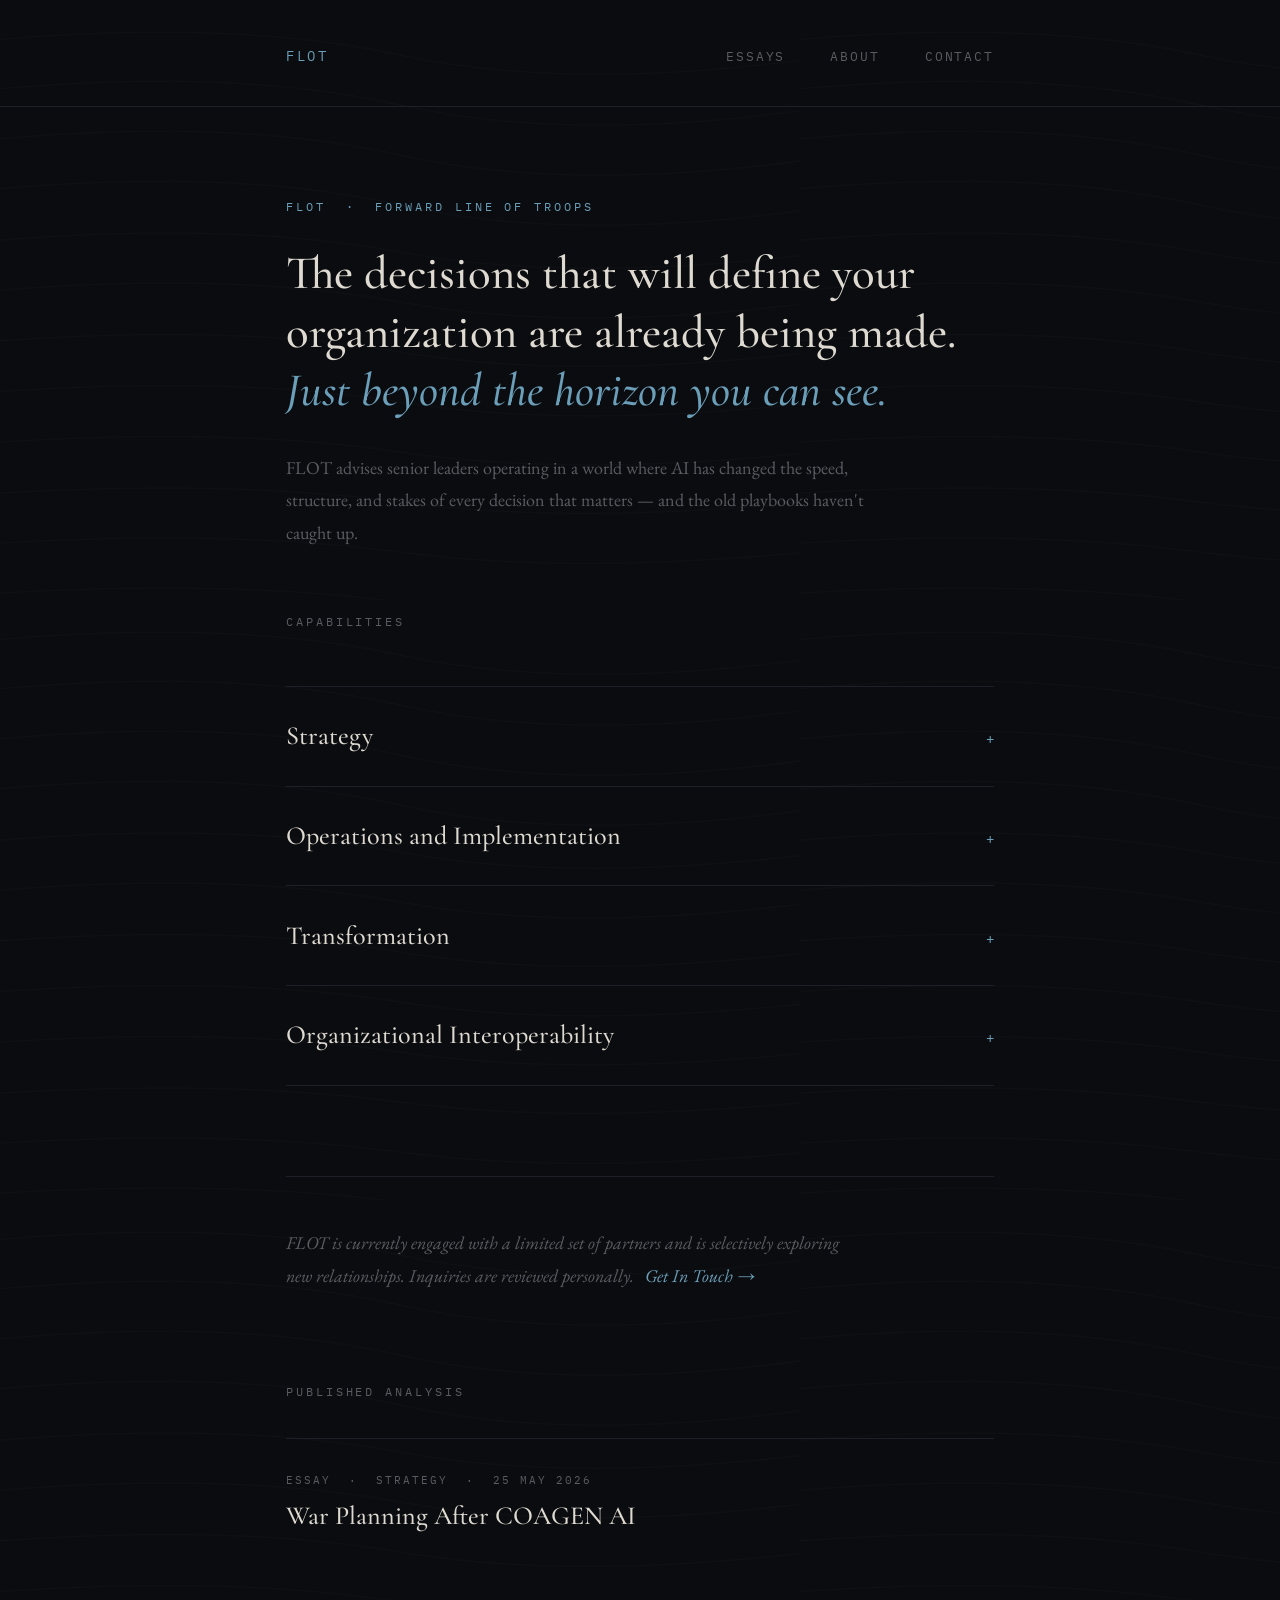
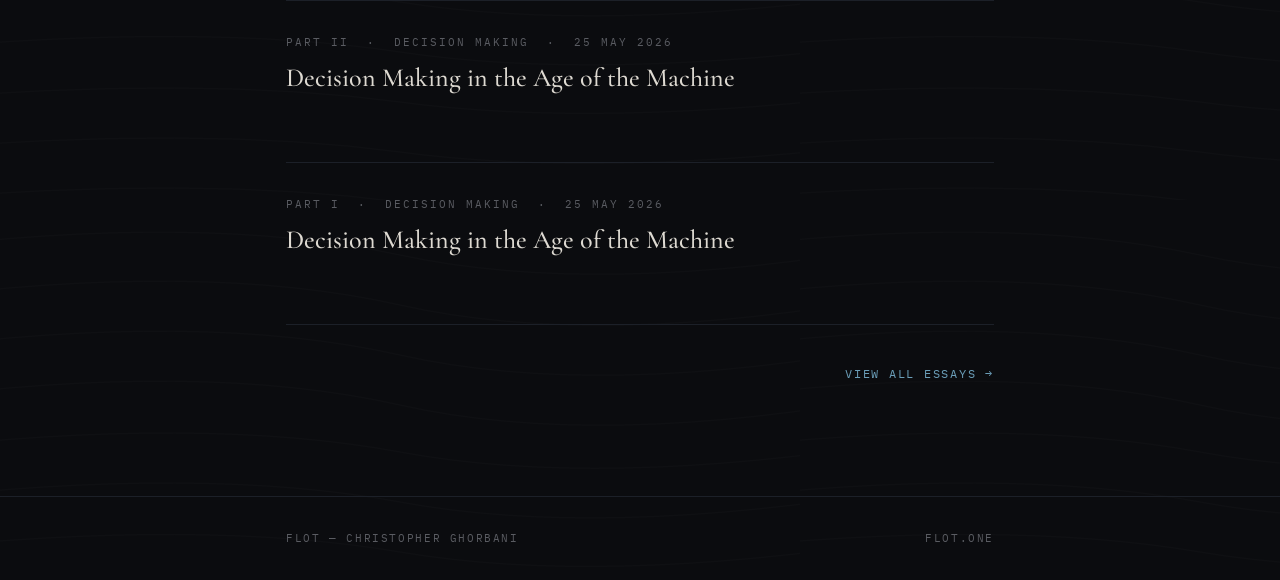
<file: index.html>
<!DOCTYPE html>
<html lang="en">
<head>
  <meta charset="UTF-8">
  <meta name="viewport" content="width=device-width, initial-scale=1.0">
  <title>FLOT</title>
  <link rel="stylesheet" href="style.css">
</head>
<body>

  <nav>
    <div class="container">
      <a class="nav-logo" href="index.html">FLOT</a>
      <ul class="nav-links">
        <li><a href="essays.html">Essays</a></li>
        <li><a href="about.html">About</a></li>
        <li><a href="contact.html">Contact</a></li>
      </ul>
    </div>
  </nav>

  <main>
    <div class="container">

      <div class="hero">
        <span class="hero-label">FLOT &nbsp;·&nbsp; Forward Line of Troops</span>
<h1 class="hero-line">The decisions that will define your organization are already being made. <em>Just beyond the horizon you can see.</em></h1>
        <p class="hero-sub">FLOT advises senior leaders operating in a world where AI has changed the speed, structure, and stakes of every decision that matters — and the old playbooks haven't caught up.</p>
      </div>

      <span class="capabilities-label">Capabilities</span>
      <div class="capabilities">

        <details class="capability">
          <summary class="capability-header">
            <span class="capability-title">Strategy</span>
            <span class="capability-toggle"></span>
          </summary>
          <p class="capability-body">Strategy frameworks for defense, policy makers, and industry leaders — for decisions the old frameworks no longer fit.</p>
        </details>

        <details class="capability">
          <summary class="capability-header">
            <span class="capability-title">Operations and Implementation</span>
            <span class="capability-toggle"></span>
          </summary>
          <p class="capability-body">Oversight of staff that turns intent into outcome.</p>
        </details>

        <details class="capability">
          <summary class="capability-header">
            <span class="capability-title">Transformation</span>
            <span class="capability-toggle"></span>
          </summary>
          <p class="capability-body">A roadmap for adapting your organization to a world AI is reshaping.</p>
        </details>

        <details class="capability">
          <summary class="capability-header">
            <span class="capability-title">Organizational Interoperability</span>
            <span class="capability-toggle"></span>
          </summary>
          <p class="capability-body">Combined capability between allied forces or organizations that neither holds alone, turning partnership from political signal to strategic advantage.</p>
        </details>

      </div>

      <div class="engage">
        <p class="engage-text">FLOT is currently engaged with a limited set of partners and is selectively exploring new relationships. Inquiries are reviewed personally. <a href="mailto:christopher.ghorbani@gmail.com" class="engage-link">Get In Touch &rarr;</a></p>
      </div>

      <span class="essays-label">Published Analysis</span>
      <div class="essays">

        <a class="essay-card" href="essays/war-planning-coagen.html">
          <div class="essay-meta">Essay &nbsp;·&nbsp; Strategy &nbsp;·&nbsp; 25 May 2026</div>
          <div class="essay-title">War Planning After COAGEN AI</div>
          <span class="essay-arrow">Read &rarr;</span>
        </a>

        <a class="essay-card" href="essays/decision-making-part-2.html">
          <div class="essay-meta">Part II &nbsp;·&nbsp; Decision Making &nbsp;·&nbsp; 25 May 2026</div>
          <div class="essay-title">Decision Making in the Age of the Machine</div>
          <span class="essay-arrow">Read &rarr;</span>
        </a>

        <a class="essay-card" href="essays/decision-making-part-1.html">
          <div class="essay-meta">Part I &nbsp;·&nbsp; Decision Making &nbsp;·&nbsp; 25 May 2026</div>
          <div class="essay-title">Decision Making in the Age of the Machine</div>
          <span class="essay-arrow">Read &rarr;</span>
        </a>

      </div>
      <div class="essays-more">
        <a href="essays.html" class="essays-more-link">View all essays &rarr;</a>
      </div>

    </div>
  </main>

  <footer>
    <div class="container">
      <span class="footer-text">FLOT &mdash; Christopher Ghorbani</span>
      <span class="footer-text">flot.one</span>
    </div>
  </footer>

</body>
</html>
</file>
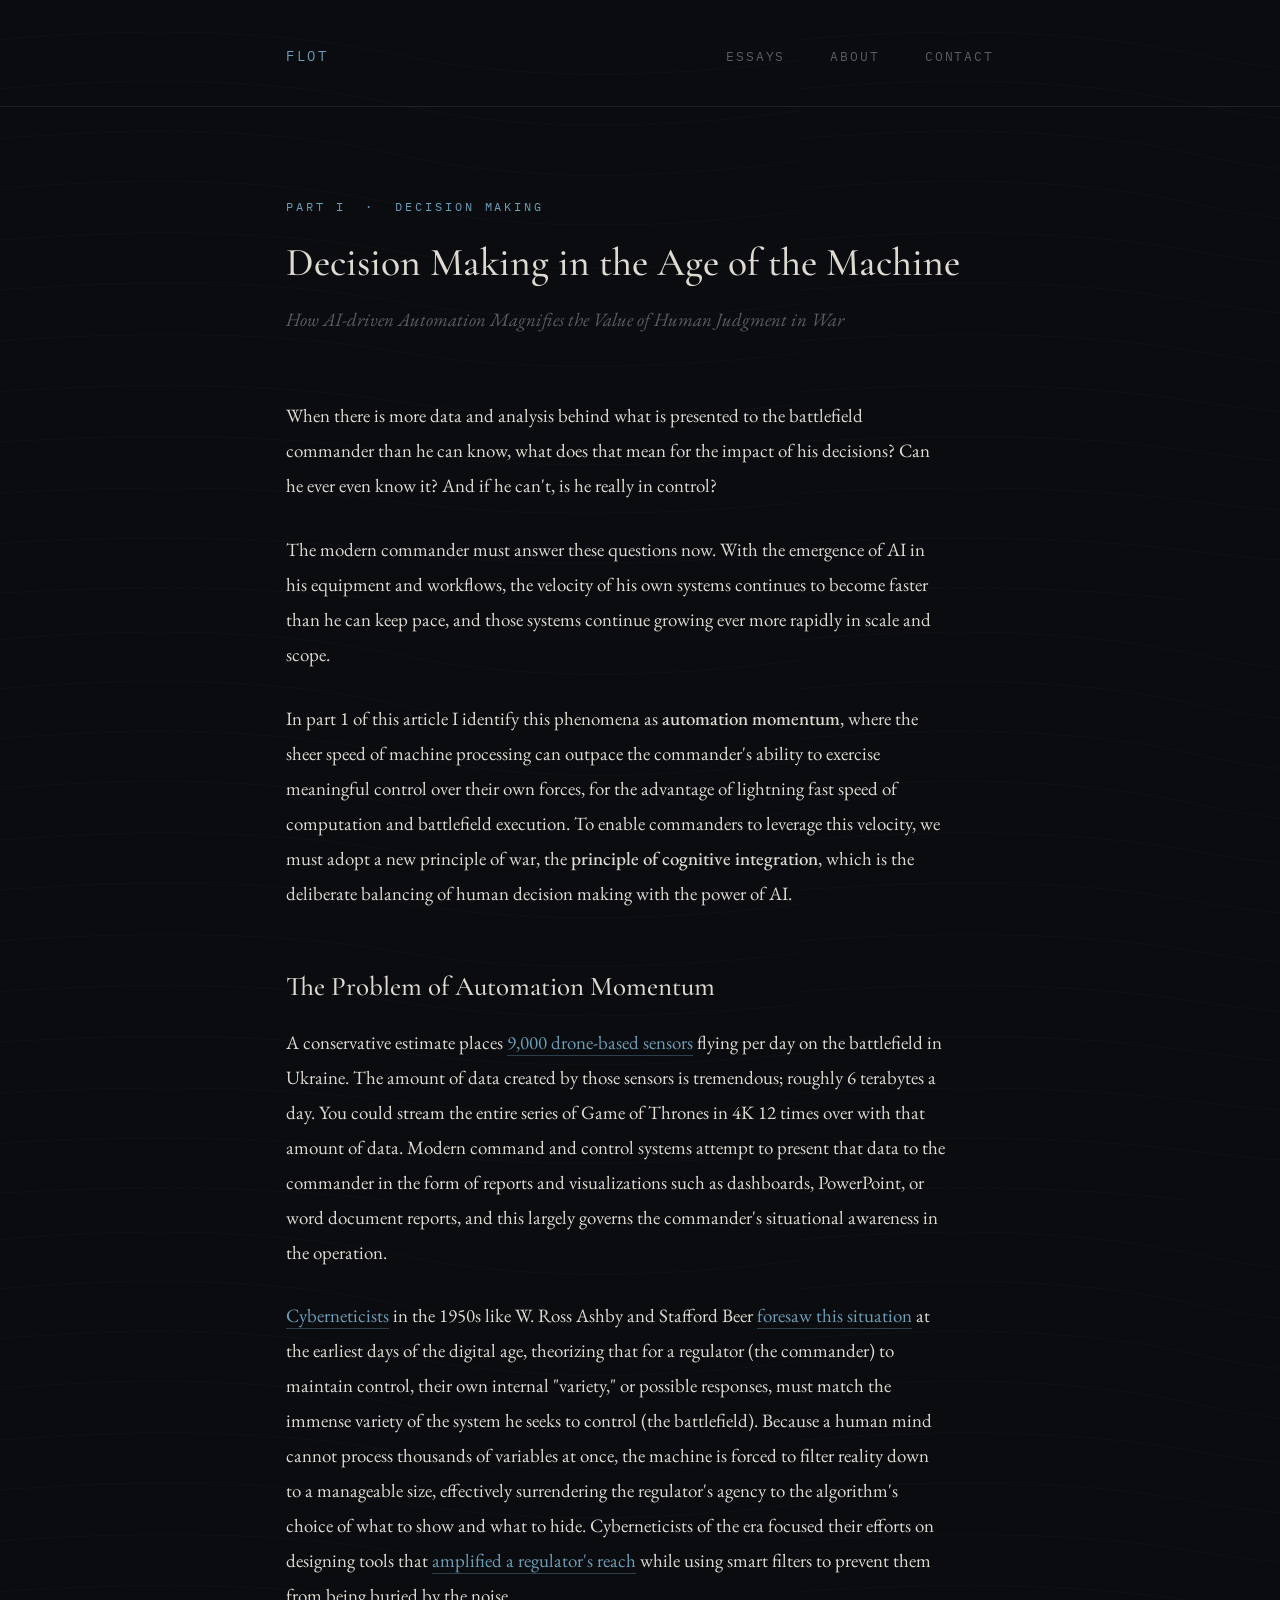
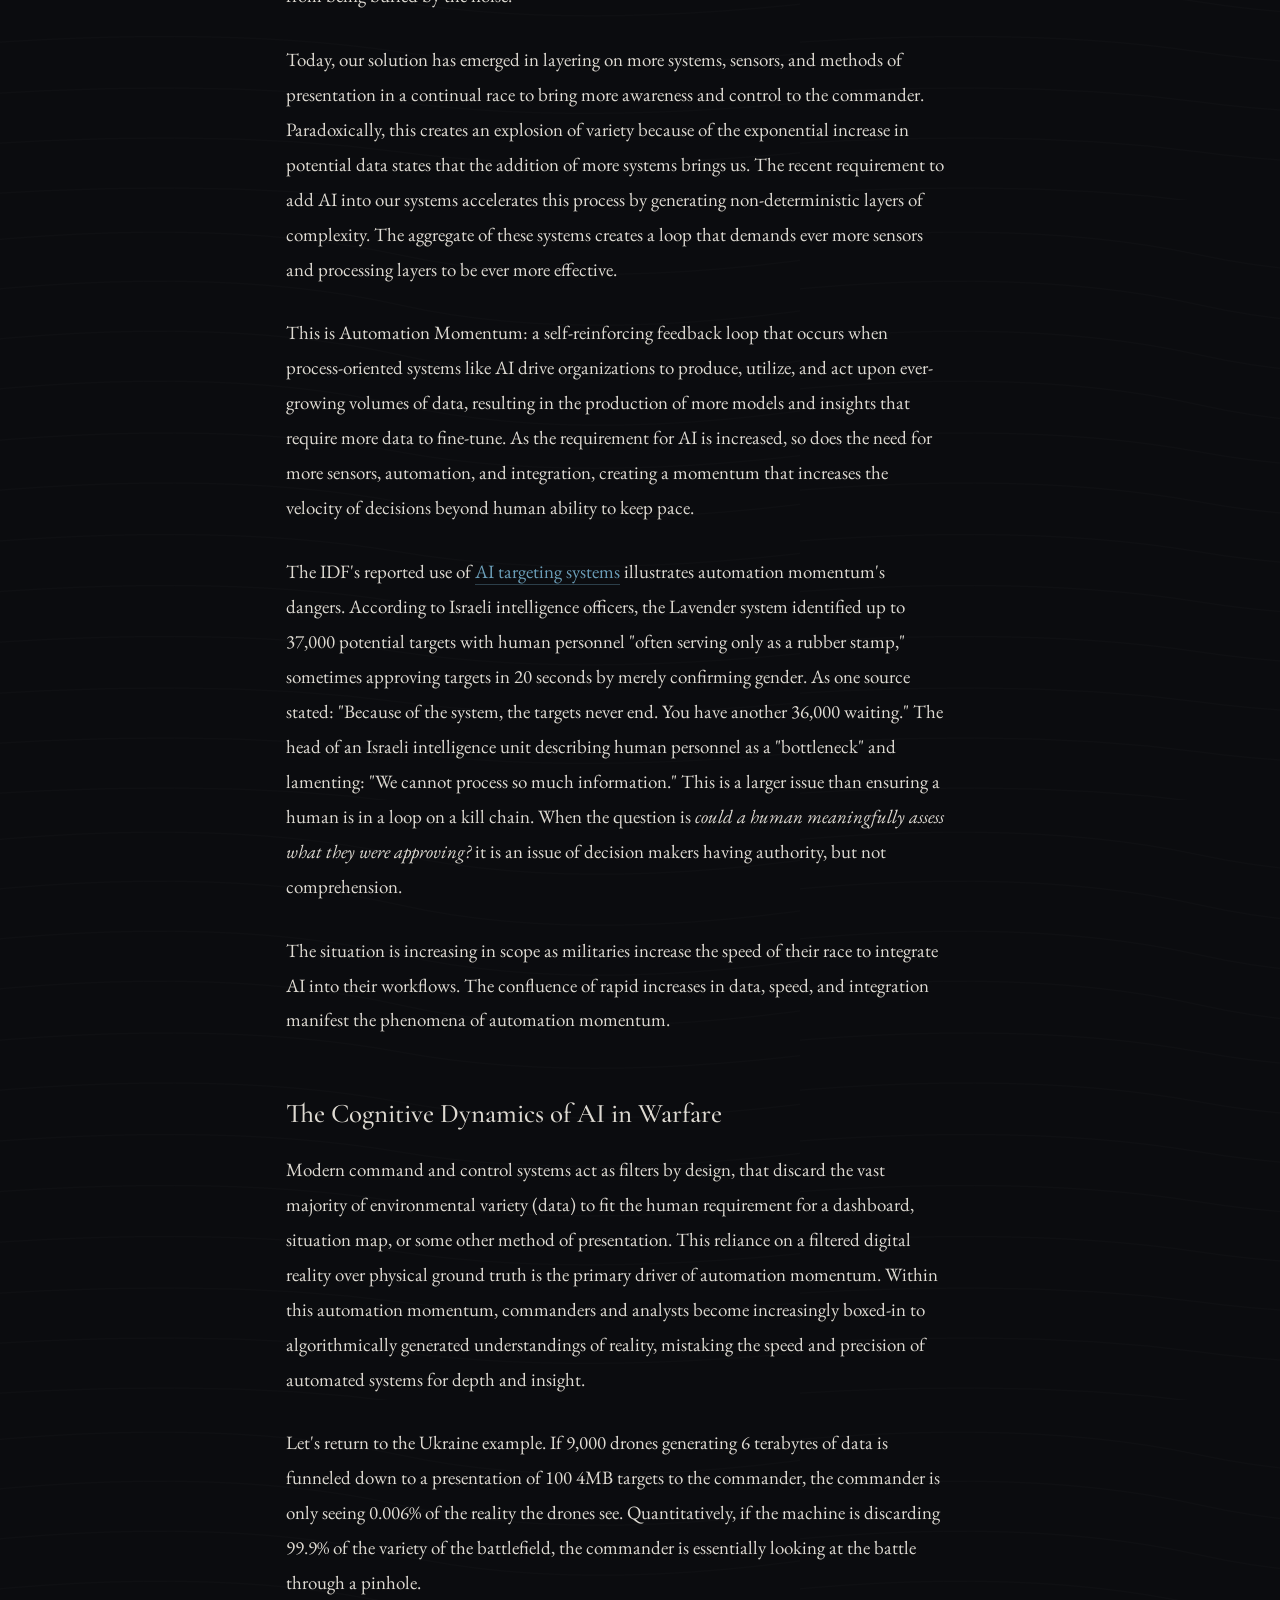
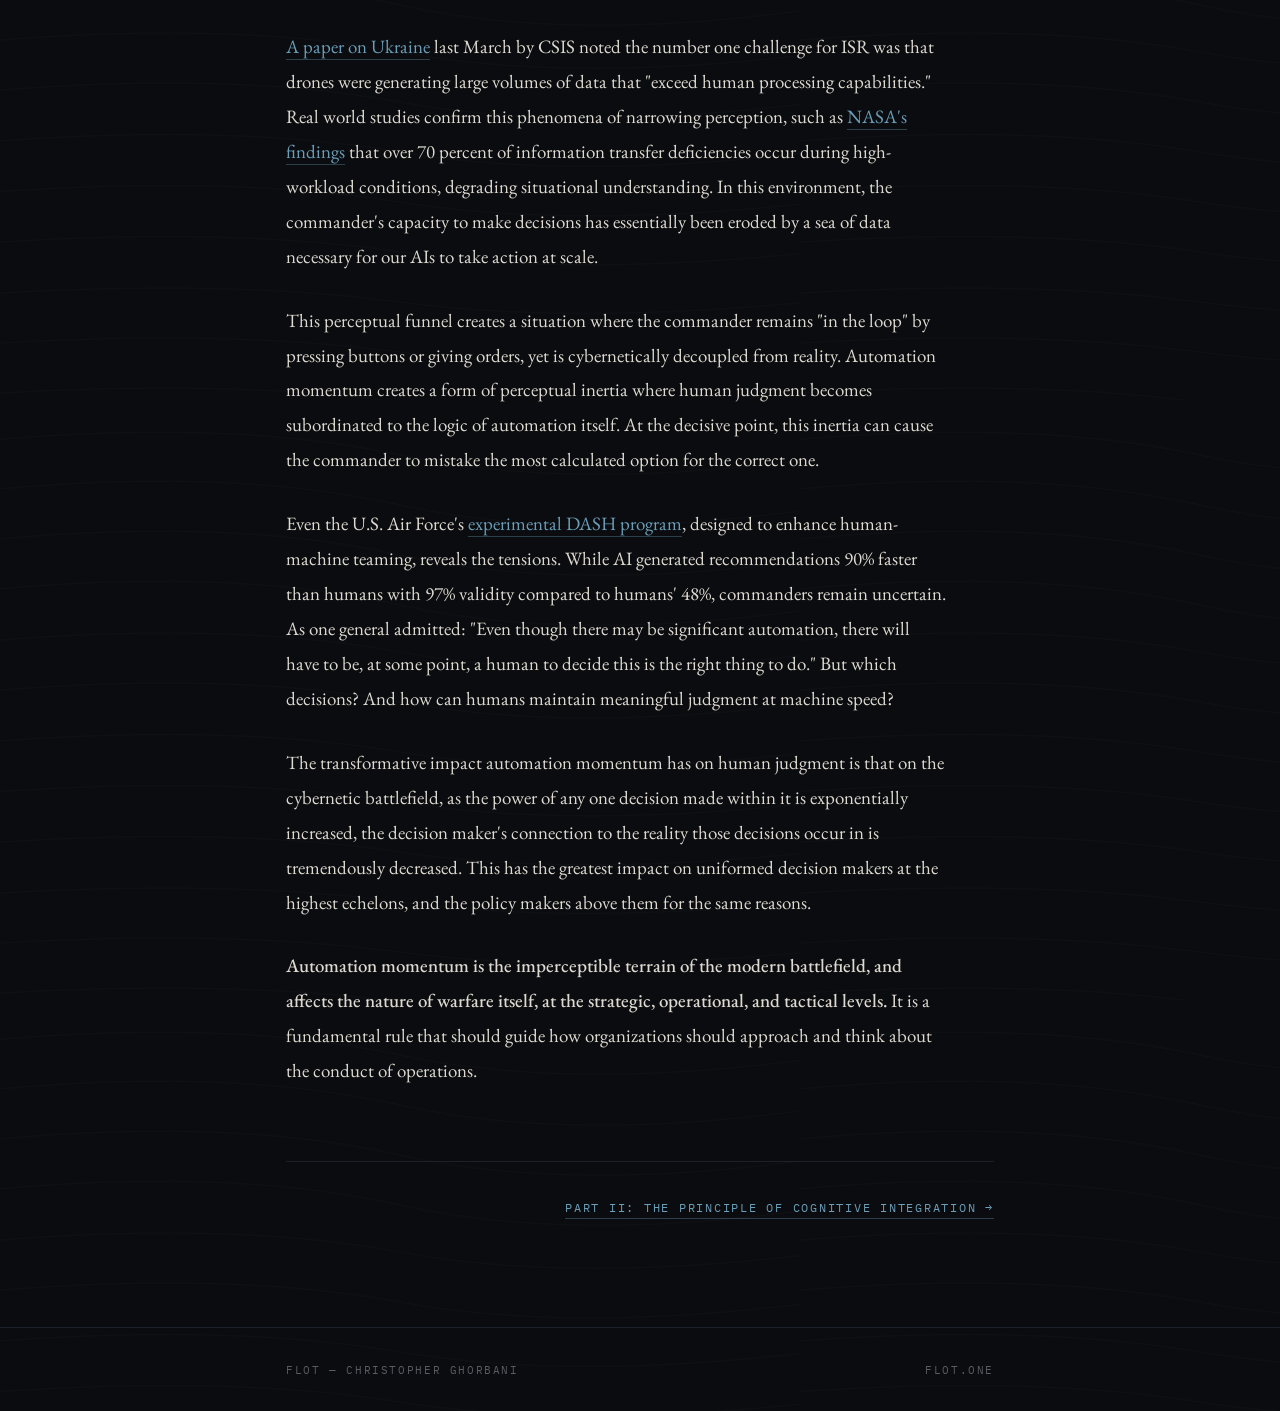
<file: essays/decision-making-part-1.html>
<!DOCTYPE html>
<html lang="en">
<head>
  <meta charset="UTF-8">
  <meta name="viewport" content="width=device-width, initial-scale=1.0">
  <title>Decision Making in the Age of the Machine, Part I — FLOT</title>
  <link rel="stylesheet" href="../style.css">
</head>
<body>

  <nav>
    <div class="container">
      <a class="nav-logo" href="../index.html">FLOT</a>
      <ul class="nav-links">
        <li><a href="../essays.html">Essays</a></li>
        <li><a href="../about.html">About</a></li>
        <li><a href="../contact.html">Contact</a></li>
      </ul>
    </div>
  </nav>

  <main>
    <div class="container">

      <div class="page-header">
        <span class="page-label">Part I &nbsp;·&nbsp; Decision Making</span>
        <h1 class="page-title">Decision Making in the Age of the Machine</h1>
        <p class="essay-subtitle">How AI-driven Automation Magnifies the Value of Human Judgment in War</p>
      </div>

      <div class="prose">

        <p>When there is more data and analysis behind what is presented to the battlefield commander than he can know, what does that mean for the impact of his decisions? Can he ever even know it? And if he can't, is he really in control?</p>

        <p>The modern commander must answer these questions now. With the emergence of AI in his equipment and workflows, the velocity of his own systems continues to become faster than he can keep pace, and those systems continue growing ever more rapidly in scale and scope.</p>

        <p>In part 1 of this article I identify this phenomena as <strong>automation momentum</strong>, where the sheer speed of machine processing can outpace the commander's ability to exercise meaningful control over their own forces, for the advantage of lightning fast speed of computation and battlefield execution. To enable commanders to leverage this velocity, we must adopt a new principle of war, the <strong>principle of cognitive integration</strong>, which is the deliberate balancing of human decision making with the power of AI.</p>

        <h2>The Problem of Automation Momentum</h2>

        <p>A conservative estimate places <a href="https://dronexl.co/2025/10/22/ukraine-deploys-9000-drones-daily-warfare/" target="_blank" rel="noopener noreferrer">9,000 drone-based sensors</a> flying per day on the battlefield in Ukraine. The amount of data created by those sensors is tremendous; roughly 6 terabytes a day. You could stream the entire series of Game of Thrones in 4K 12 times over with that amount of data. Modern command and control systems attempt to present that data to the commander in the form of reports and visualizations such as dashboards, PowerPoint, or word document reports, and this largely governs the commander's situational awareness in the operation.</p>

        <p><a href="https://vimeo.com/41776276?fl=pl&fe=sh" target="_blank" rel="noopener noreferrer">Cyberneticists</a> in the 1950s like W. Ross Ashby and Stafford Beer <a href="https://grokipedia.com/page/Ashbys_law_of_requisite_variety" target="_blank" rel="noopener noreferrer">foresaw this situation</a> at the earliest days of the digital age, theorizing that for a regulator (the commander) to maintain control, their own internal "variety," or possible responses, must match the immense variety of the system he seeks to control (the battlefield). Because a human mind cannot process thousands of variables at once, the machine is forced to filter reality down to a manageable size, effectively surrendering the regulator's agency to the algorithm's choice of what to show and what to hide. Cyberneticists of the era focused their efforts on designing tools that <a href="https://en.wikipedia.org/wiki/Project_Cybersyn" target="_blank" rel="noopener noreferrer">amplified a regulator's reach</a> while using smart filters to prevent them from being buried by the noise.</p>

        <p>Today, our solution has emerged in layering on more systems, sensors, and methods of presentation in a continual race to bring more awareness and control to the commander. Paradoxically, this creates an explosion of variety because of the exponential increase in potential data states that the addition of more systems brings us. The recent requirement to add AI into our systems accelerates this process by generating non-deterministic layers of complexity. The aggregate of these systems creates a loop that demands ever more sensors and processing layers to be ever more effective.</p>

        <p>This is Automation Momentum: a self-reinforcing feedback loop that occurs when process-oriented systems like AI drive organizations to produce, utilize, and act upon ever-growing volumes of data, resulting in the production of more models and insights that require more data to fine-tune. As the requirement for AI is increased, so does the need for more sensors, automation, and integration, creating a momentum that increases the velocity of decisions beyond human ability to keep pace.</p>

        <p>The IDF's reported use of <a href="https://www.972mag.com/lavender-ai-israeli-army-gaza/" target="_blank" rel="noopener noreferrer">AI targeting systems</a> illustrates automation momentum's dangers. According to Israeli intelligence officers, the Lavender system identified up to 37,000 potential targets with human personnel "often serving only as a rubber stamp," sometimes approving targets in 20 seconds by merely confirming gender. As one source stated: "Because of the system, the targets never end. You have another 36,000 waiting." The head of an Israeli intelligence unit describing human personnel as a "bottleneck" and lamenting: "We cannot process so much information." This is a larger issue than ensuring a human is in a loop on a kill chain. When the question is <em>could a human meaningfully assess what they were approving?</em> it is an issue of decision makers having authority, but not comprehension.</p>

        <p>The situation is increasing in scope as militaries increase the speed of their race to integrate AI into their workflows. The confluence of rapid increases in data, speed, and integration manifest the phenomena of automation momentum.</p>

        <h2>The Cognitive Dynamics of AI in Warfare</h2>

        <p>Modern command and control systems act as filters by design, that discard the vast majority of environmental variety (data) to fit the human requirement for a dashboard, situation map, or some other method of presentation. This reliance on a filtered digital reality over physical ground truth is the primary driver of automation momentum. Within this automation momentum, commanders and analysts become increasingly boxed-in to algorithmically generated understandings of reality, mistaking the speed and precision of automated systems for depth and insight.</p>

        <p>Let's return to the Ukraine example. If 9,000 drones generating 6 terabytes of data is funneled down to a presentation of 100 4MB targets to the commander, the commander is only seeing 0.006% of the reality the drones see. Quantitatively, if the machine is discarding 99.9% of the variety of the battlefield, the commander is essentially looking at the battle through a pinhole.</p>

        <p><a href="https://www.csis.org/analysis/ukraines-future-vision-and-current-capabilities-waging-ai-enabled-autonomous-warfare" target="_blank" rel="noopener noreferrer">A paper on Ukraine</a> last March by CSIS noted the number one challenge for ISR was that drones were generating large volumes of data that "exceed human processing capabilities." Real world studies confirm this phenomena of narrowing perception, such as <a href="https://ntrs.nasa.gov/citations/19810022620" target="_blank" rel="noopener noreferrer">NASA's findings</a> that over 70 percent of information transfer deficiencies occur during high-workload conditions, degrading situational understanding. In this environment, the commander's capacity to make decisions has essentially been eroded by a sea of data necessary for our AIs to take action at scale.</p>

        <p>This perceptual funnel creates a situation where the commander remains "in the loop" by pressing buttons or giving orders, yet is cybernetically decoupled from reality. Automation momentum creates a form of perceptual inertia where human judgment becomes subordinated to the logic of automation itself. At the decisive point, this inertia can cause the commander to mistake the most calculated option for the correct one.</p>

        <p>Even the U.S. Air Force's <a href="https://www.twz.com/news-features/air-force-ai-teaming-tests-show-promise-despite-hallucinations" target="_blank" rel="noopener noreferrer">experimental DASH program</a>, designed to enhance human-machine teaming, reveals the tensions. While AI generated recommendations 90% faster than humans with 97% validity compared to humans' 48%, commanders remain uncertain. As one general admitted: "Even though there may be significant automation, there will have to be, at some point, a human to decide this is the right thing to do." But which decisions? And how can humans maintain meaningful judgment at machine speed?</p>

        <p>The transformative impact automation momentum has on human judgment is that on the cybernetic battlefield, as the power of any one decision made within it is exponentially increased, the decision maker's connection to the reality those decisions occur in is tremendously decreased. This has the greatest impact on uniformed decision makers at the highest echelons, and the policy makers above them for the same reasons.</p>

        <p><strong>Automation momentum is the imperceptible terrain of the modern battlefield, and affects the nature of warfare itself, at the strategic, operational, and tactical levels.</strong> It is a fundamental rule that should guide how organizations should approach and think about the conduct of operations.</p>

        <div class="essay-nav">
          <span></span>
          <a class="essay-nav-link" href="decision-making-part-2.html">Part II: The Principle of Cognitive Integration &rarr;</a>
        </div>

      </div>

    </div>
  </main>

  <footer>
    <div class="container">
      <span class="footer-text">FLOT &mdash; Christopher Ghorbani</span>
      <span class="footer-text">flot.one</span>
    </div>
  </footer>

</body>
</html>
</file>
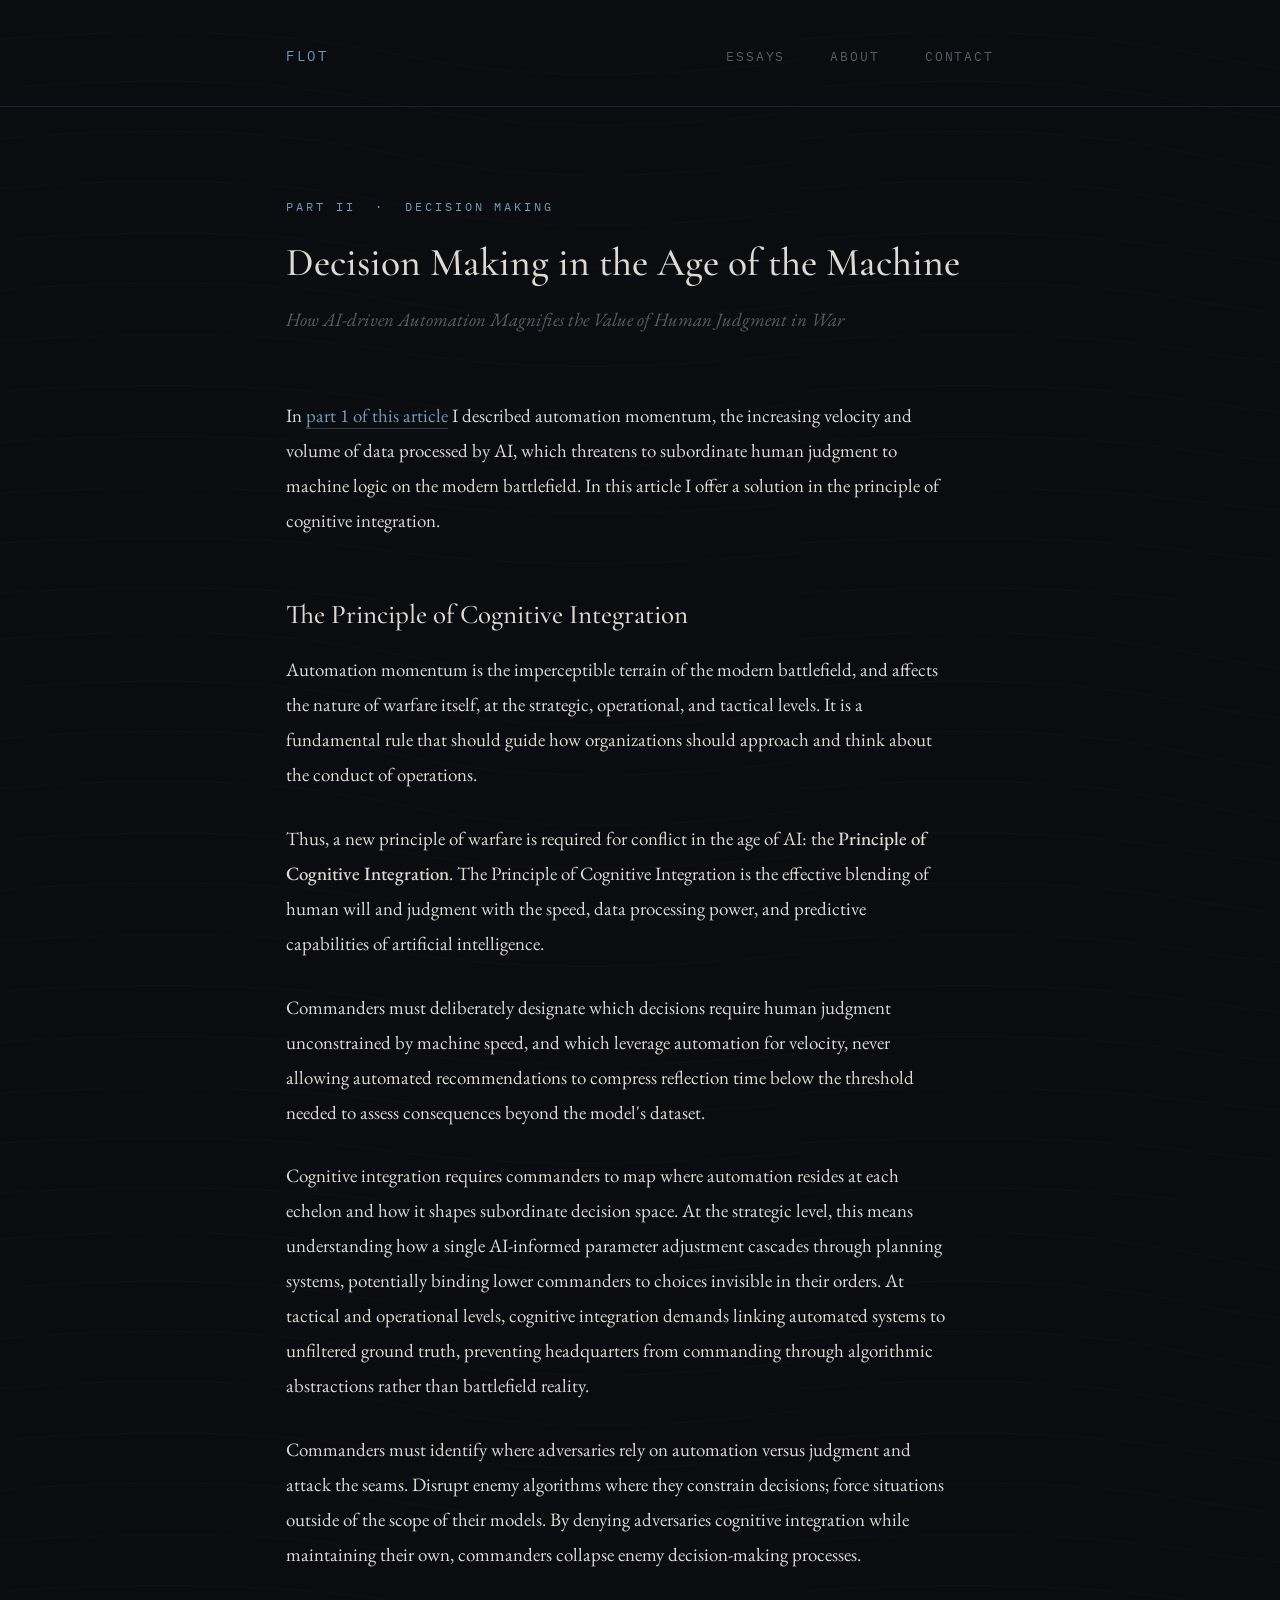
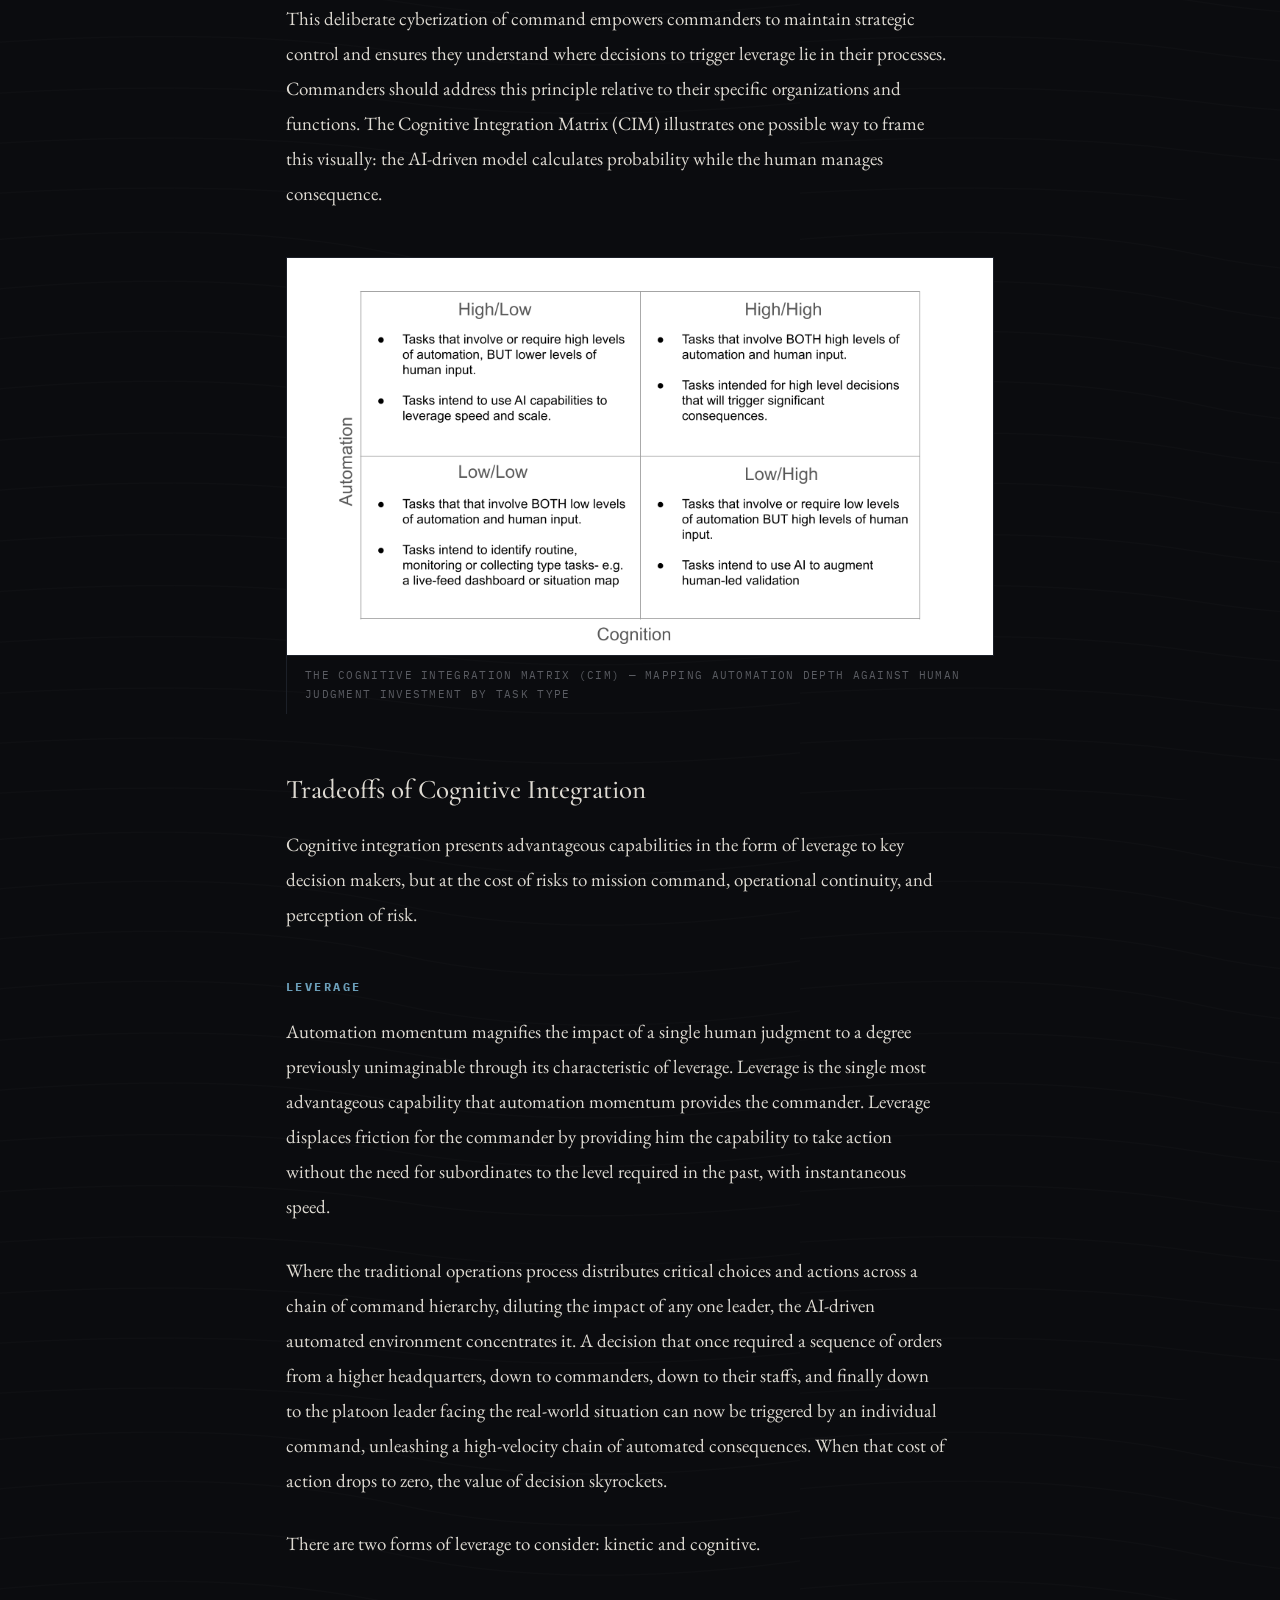
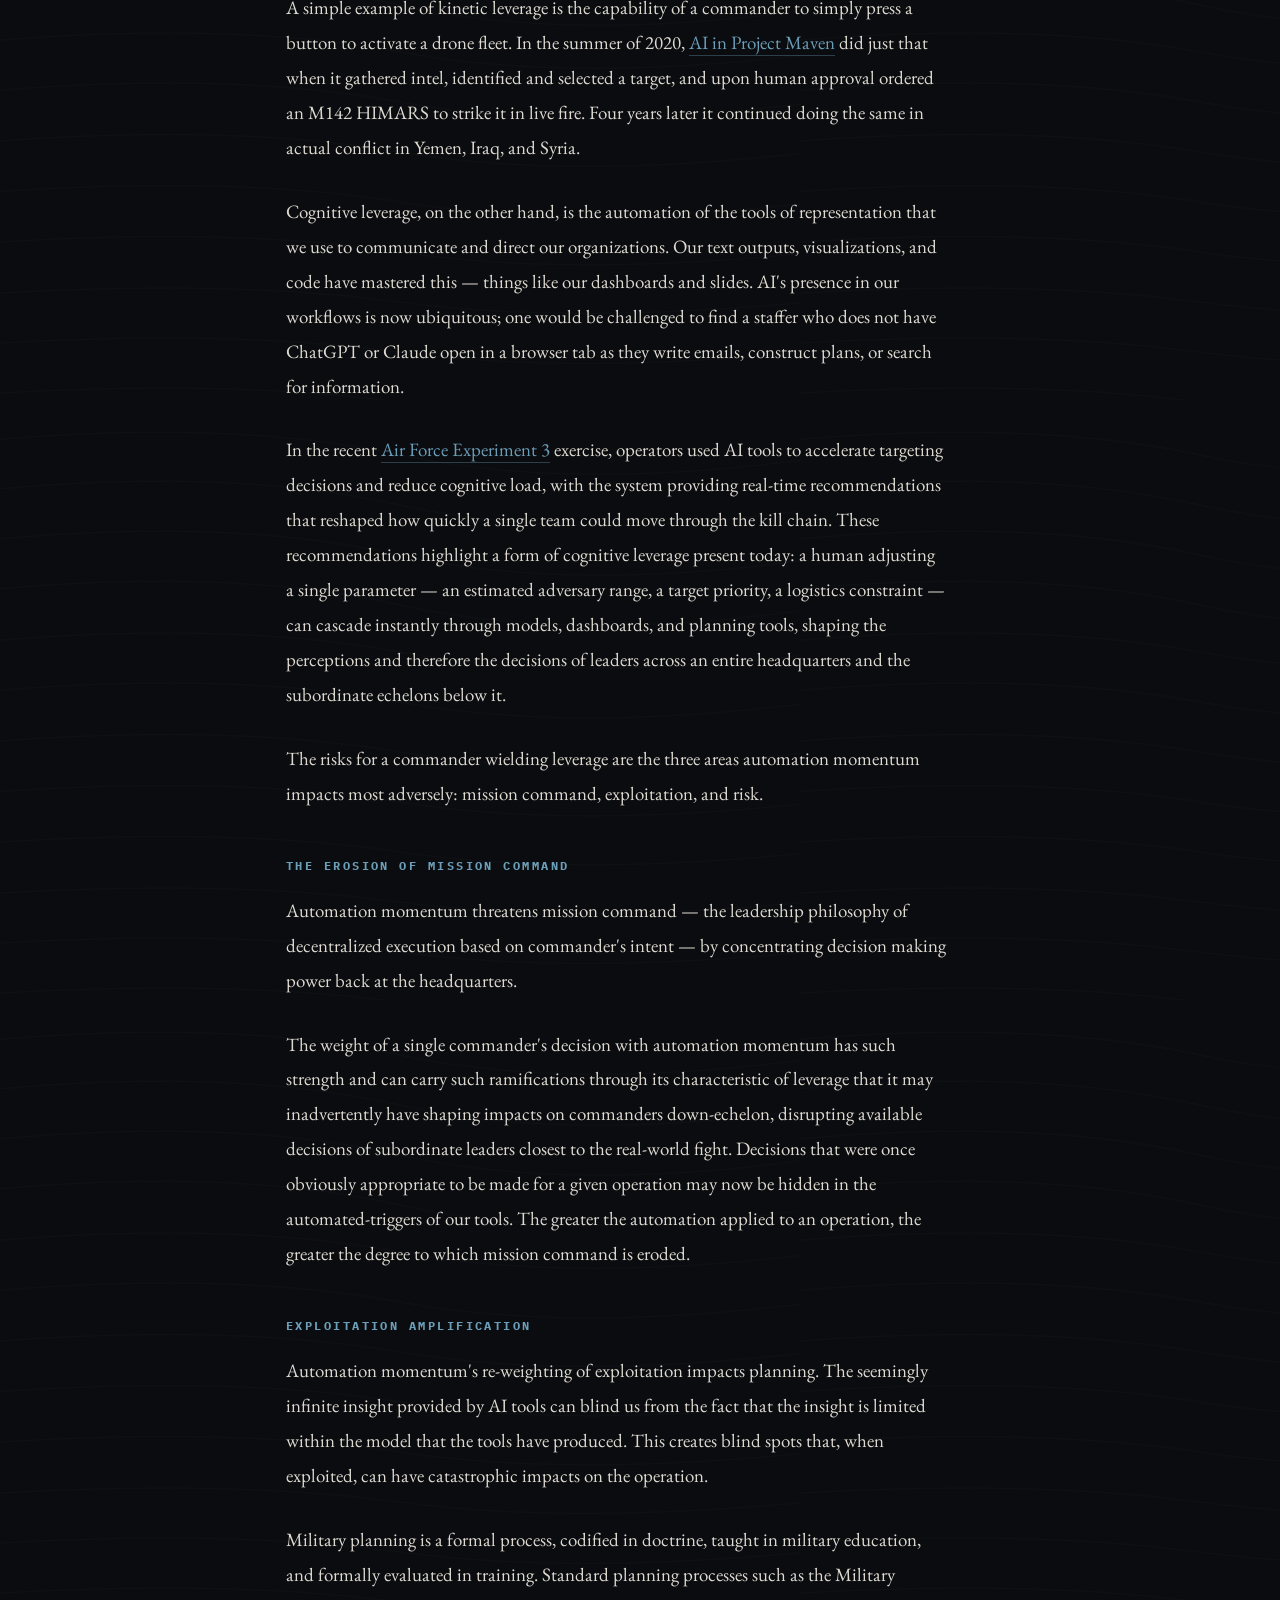
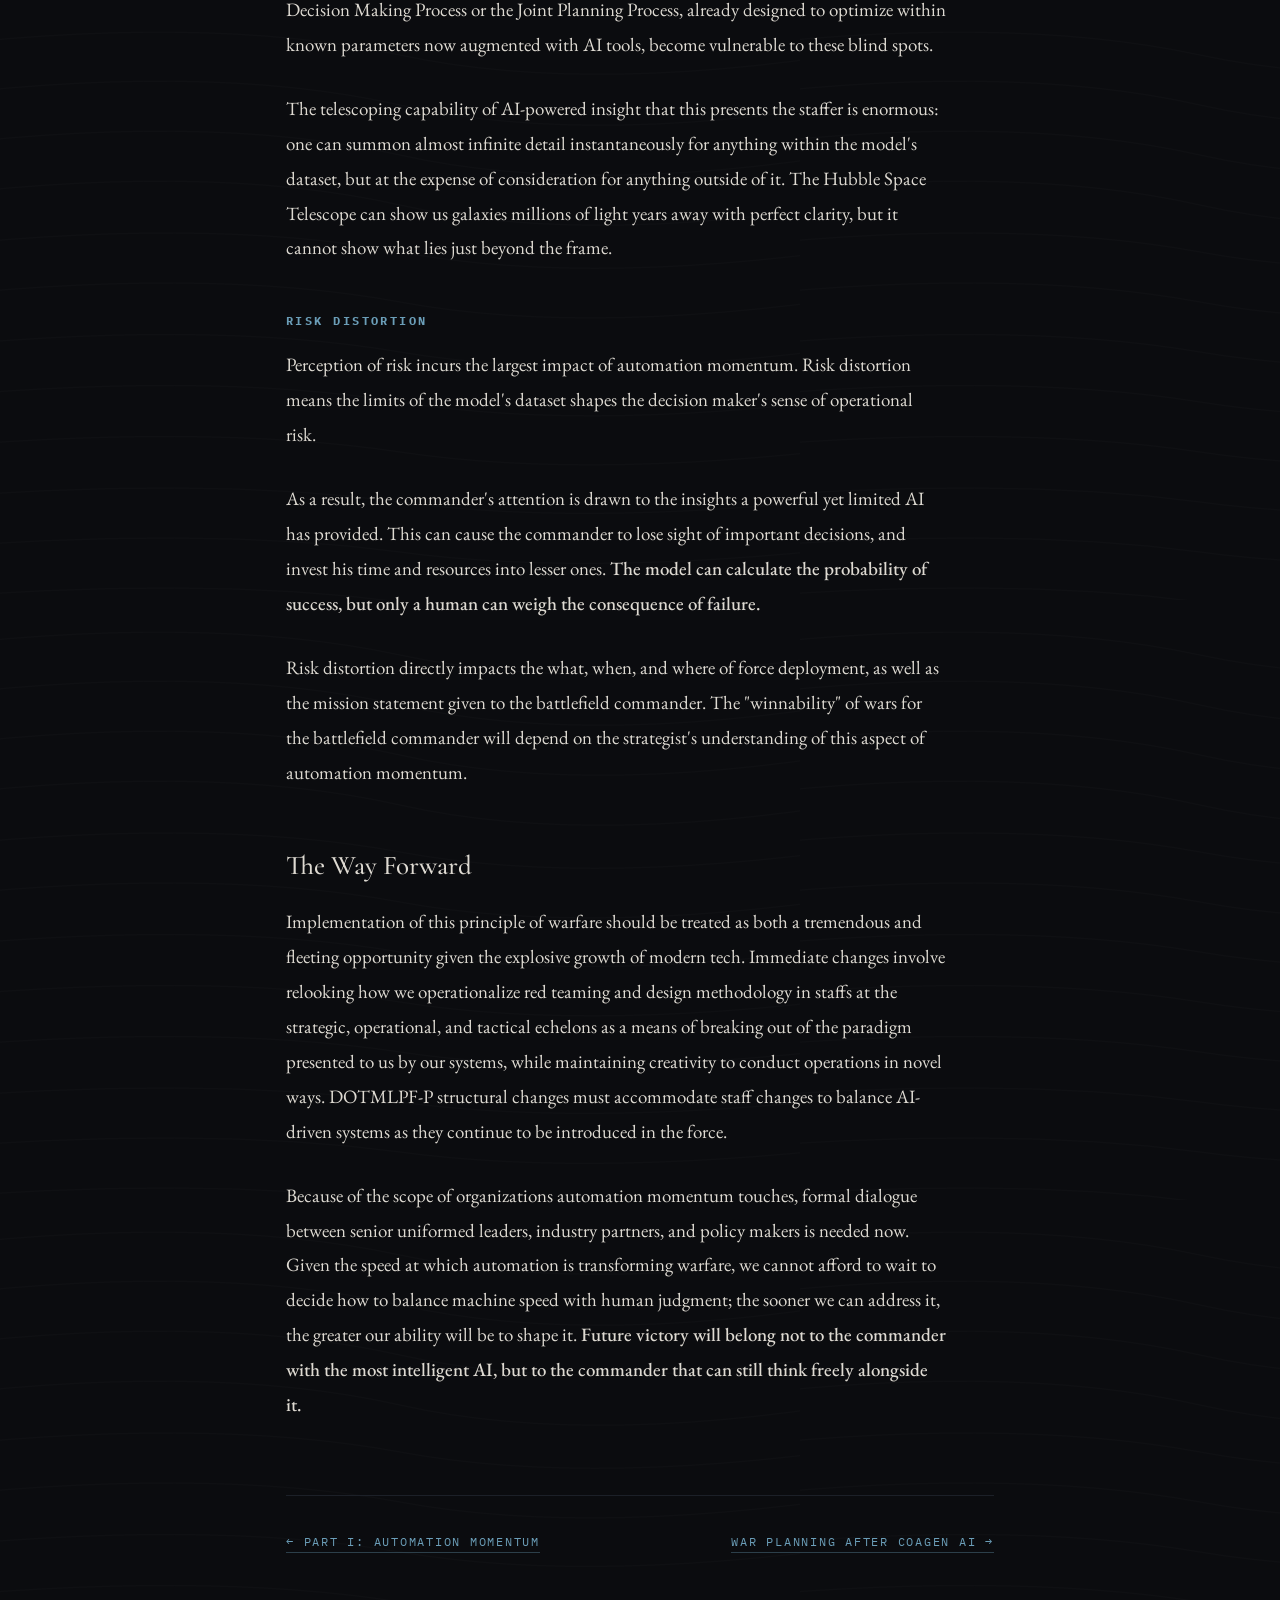
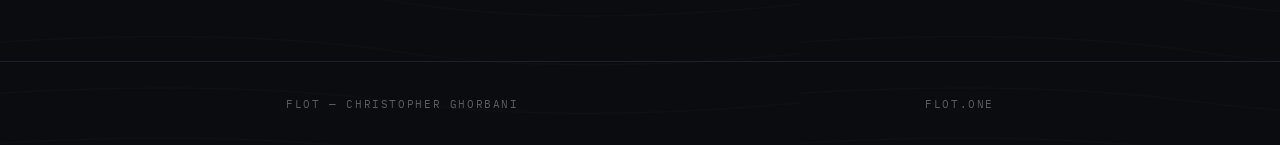
<file: essays/decision-making-part-2.html>
<!DOCTYPE html>
<html lang="en">
<head>
  <meta charset="UTF-8">
  <meta name="viewport" content="width=device-width, initial-scale=1.0">
  <title>Decision Making in the Age of the Machine, Part II — FLOT</title>
  <link rel="stylesheet" href="../style.css">
</head>
<body>

  <nav>
    <div class="container">
      <a class="nav-logo" href="../index.html">FLOT</a>
      <ul class="nav-links">
        <li><a href="../essays.html">Essays</a></li>
        <li><a href="../about.html">About</a></li>
        <li><a href="../contact.html">Contact</a></li>
      </ul>
    </div>
  </nav>

  <main>
    <div class="container">

      <div class="page-header">
        <span class="page-label">Part II &nbsp;·&nbsp; Decision Making</span>
        <h1 class="page-title">Decision Making in the Age of the Machine</h1>
        <p class="essay-subtitle">How AI-driven Automation Magnifies the Value of Human Judgment in War</p>
      </div>

      <div class="prose">

        <p>In <a href="decision-making-part-1.html" style="color: var(--accent);">part 1 of this article</a> I described automation momentum, the increasing velocity and volume of data processed by AI, which threatens to subordinate human judgment to machine logic on the modern battlefield. In this article I offer a solution in the principle of cognitive integration.</p>

        <h2>The Principle of Cognitive Integration</h2>

        <p>Automation momentum is the imperceptible terrain of the modern battlefield, and affects the nature of warfare itself, at the strategic, operational, and tactical levels. It is a fundamental rule that should guide how organizations should approach and think about the conduct of operations.</p>

        <p>Thus, a new principle of warfare is required for conflict in the age of AI: the <strong>Principle of Cognitive Integration</strong>. The Principle of Cognitive Integration is the effective blending of human will and judgment with the speed, data processing power, and predictive capabilities of artificial intelligence.</p>

        <p>Commanders must deliberately designate which decisions require human judgment unconstrained by machine speed, and which leverage automation for velocity, never allowing automated recommendations to compress reflection time below the threshold needed to assess consequences beyond the model's dataset.</p>

        <p>Cognitive integration requires commanders to map where automation resides at each echelon and how it shapes subordinate decision space. At the strategic level, this means understanding how a single AI-informed parameter adjustment cascades through planning systems, potentially binding lower commanders to choices invisible in their orders. At tactical and operational levels, cognitive integration demands linking automated systems to unfiltered ground truth, preventing headquarters from commanding through algorithmic abstractions rather than battlefield reality.</p>

        <p>Commanders must identify where adversaries rely on automation versus judgment and attack the seams. Disrupt enemy algorithms where they constrain decisions; force situations outside of the scope of their models. By denying adversaries cognitive integration while maintaining their own, commanders collapse enemy decision-making processes.</p>

        <p>This deliberate cyberization of command empowers commanders to maintain strategic control and ensures they understand where decisions to trigger leverage lie in their processes. Commanders should address this principle relative to their specific organizations and functions. The Cognitive Integration Matrix (CIM) illustrates one possible way to frame this visually: the AI-driven model calculates probability while the human manages consequence.</p>

        <div class="figure">
          <img src="img/part2_1.png" alt="The Cognitive Integration Matrix — four quadrants mapping automation level against human cognition level">
          <div class="figure-note">The Cognitive Integration Matrix (CIM) — mapping automation depth against human judgment investment by task type</div>
        </div>

        <h2>Tradeoffs of Cognitive Integration</h2>

        <p>Cognitive integration presents advantageous capabilities in the form of leverage to key decision makers, but at the cost of risks to mission command, operational continuity, and perception of risk.</p>

        <h3>Leverage</h3>

        <p>Automation momentum magnifies the impact of a single human judgment to a degree previously unimaginable through its characteristic of leverage. Leverage is the single most advantageous capability that automation momentum provides the commander. Leverage displaces friction for the commander by providing him the capability to take action without the need for subordinates to the level required in the past, with instantaneous speed.</p>

        <p>Where the traditional operations process distributes critical choices and actions across a chain of command hierarchy, diluting the impact of any one leader, the AI-driven automated environment concentrates it. A decision that once required a sequence of orders from a higher headquarters, down to commanders, down to their staffs, and finally down to the platoon leader facing the real-world situation can now be triggered by an individual command, unleashing a high-velocity chain of automated consequences. When that cost of action drops to zero, the value of decision skyrockets.</p>

        <p>There are two forms of leverage to consider: kinetic and cognitive.</p>

        <p>A simple example of kinetic leverage is the capability of a commander to simply press a button to activate a drone fleet. In the summer of 2020, <a href="https://www.bloomberg.com/features/2024-ai-warfare-project-maven/" target="_blank" rel="noopener noreferrer">AI in Project Maven</a> did just that when it gathered intel, identified and selected a target, and upon human approval ordered an M142 HIMARS to strike it in live fire. Four years later it continued doing the same in actual conflict in Yemen, Iraq, and Syria.</p>

        <p>Cognitive leverage, on the other hand, is the automation of the tools of representation that we use to communicate and direct our organizations. Our text outputs, visualizations, and code have mastered this — things like our dashboards and slides. AI's presence in our workflows is now ubiquitous; one would be challenged to find a staffer who does not have ChatGPT or Claude open in a browser tab as they write emails, construct plans, or search for information.</p>

        <p>In the recent <a href="https://www.defensenews.com/air/2025/07/22/air-force-experiments-with-using-ai-to-seek-combat-targets/" target="_blank" rel="noopener noreferrer">Air Force Experiment 3</a> exercise, operators used AI tools to accelerate targeting decisions and reduce cognitive load, with the system providing real-time recommendations that reshaped how quickly a single team could move through the kill chain. These recommendations highlight a form of cognitive leverage present today: a human adjusting a single parameter — an estimated adversary range, a target priority, a logistics constraint — can cascade instantly through models, dashboards, and planning tools, shaping the perceptions and therefore the decisions of leaders across an entire headquarters and the subordinate echelons below it.</p>

        <p>The risks for a commander wielding leverage are the three areas automation momentum impacts most adversely: mission command, exploitation, and risk.</p>

        <h3>The Erosion of Mission Command</h3>

        <p>Automation momentum threatens mission command — the leadership philosophy of decentralized execution based on commander's intent — by concentrating decision making power back at the headquarters.</p>

        <p>The weight of a single commander's decision with automation momentum has such strength and can carry such ramifications through its characteristic of leverage that it may inadvertently have shaping impacts on commanders down-echelon, disrupting available decisions of subordinate leaders closest to the real-world fight. Decisions that were once obviously appropriate to be made for a given operation may now be hidden in the automated-triggers of our tools. The greater the automation applied to an operation, the greater the degree to which mission command is eroded.</p>

        <h3>Exploitation Amplification</h3>

        <p>Automation momentum's re-weighting of exploitation impacts planning. The seemingly infinite insight provided by AI tools can blind us from the fact that the insight is limited within the model that the tools have produced. This creates blind spots that, when exploited, can have catastrophic impacts on the operation.</p>

        <p>Military planning is a formal process, codified in doctrine, taught in military education, and formally evaluated in training. Standard planning processes such as the Military Decision Making Process or the Joint Planning Process, already designed to optimize within known parameters now augmented with AI tools, become vulnerable to these blind spots.</p>

        <p>The telescoping capability of AI-powered insight that this presents the staffer is enormous: one can summon almost infinite detail instantaneously for anything within the model's dataset, but at the expense of consideration for anything outside of it. The Hubble Space Telescope can show us galaxies millions of light years away with perfect clarity, but it cannot show what lies just beyond the frame.</p>

        <h3>Risk Distortion</h3>

        <p>Perception of risk incurs the largest impact of automation momentum. Risk distortion means the limits of the model's dataset shapes the decision maker's sense of operational risk.</p>

        <p>As a result, the commander's attention is drawn to the insights a powerful yet limited AI has provided. This can cause the commander to lose sight of important decisions, and invest his time and resources into lesser ones. <strong>The model can calculate the probability of success, but only a human can weigh the consequence of failure.</strong></p>

        <p>Risk distortion directly impacts the what, when, and where of force deployment, as well as the mission statement given to the battlefield commander. The "winnability" of wars for the battlefield commander will depend on the strategist's understanding of this aspect of automation momentum.</p>

        <h2>The Way Forward</h2>

        <p>Implementation of this principle of warfare should be treated as both a tremendous and fleeting opportunity given the explosive growth of modern tech. Immediate changes involve relooking how we operationalize red teaming and design methodology in staffs at the strategic, operational, and tactical echelons as a means of breaking out of the paradigm presented to us by our systems, while maintaining creativity to conduct operations in novel ways. DOTMLPF-P structural changes must accommodate staff changes to balance AI-driven systems as they continue to be introduced in the force.</p>

        <p>Because of the scope of organizations automation momentum touches, formal dialogue between senior uniformed leaders, industry partners, and policy makers is needed now. Given the speed at which automation is transforming warfare, we cannot afford to wait to decide how to balance machine speed with human judgment; the sooner we can address it, the greater our ability will be to shape it. <strong>Future victory will belong not to the commander with the most intelligent AI, but to the commander that can still think freely alongside it.</strong></p>

        <div class="essay-nav">
          <a class="essay-nav-link" href="decision-making-part-1.html">&larr; Part I: Automation Momentum</a>
          <a class="essay-nav-link" href="war-planning-coagen.html">War Planning After COAGEN AI &rarr;</a>
        </div>

      </div>

    </div>
  </main>

  <footer>
    <div class="container">
      <span class="footer-text">FLOT &mdash; Christopher Ghorbani</span>
      <span class="footer-text">flot.one</span>
    </div>
  </footer>

</body>
</html>
</file>
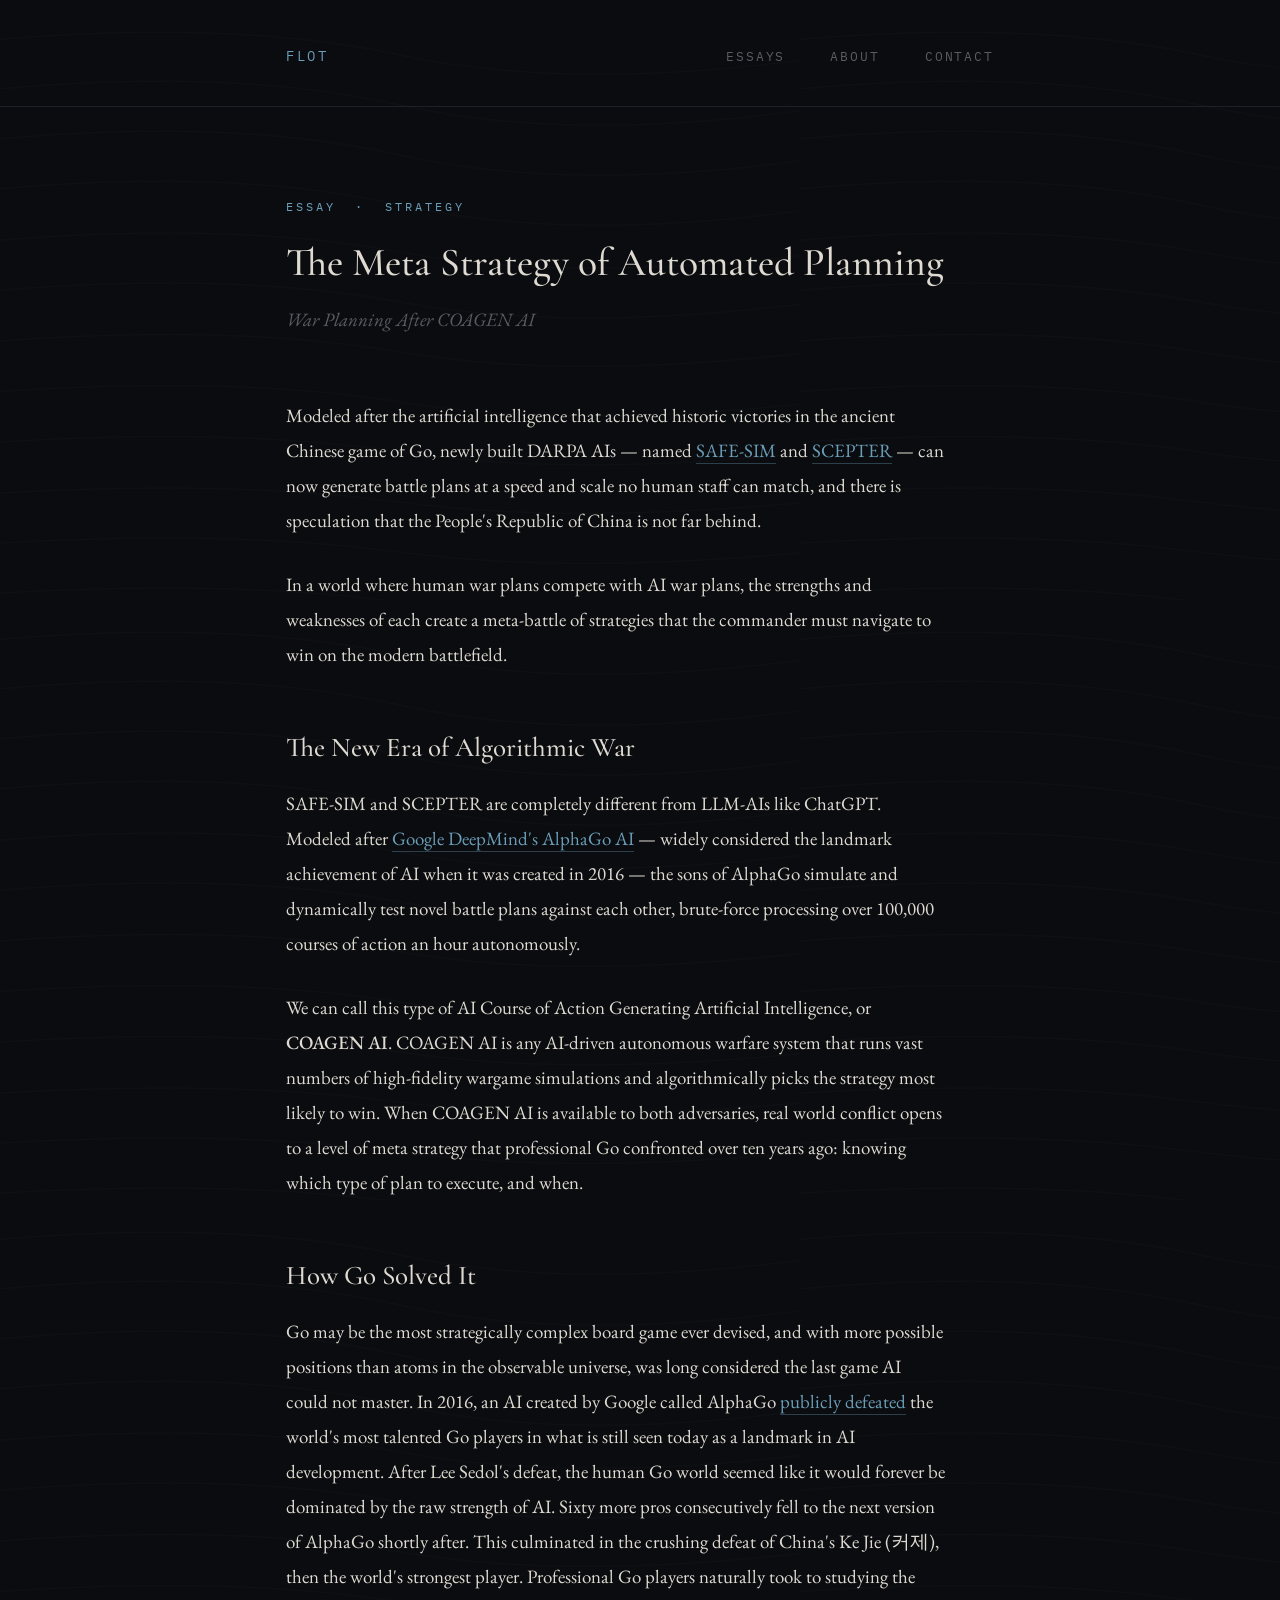
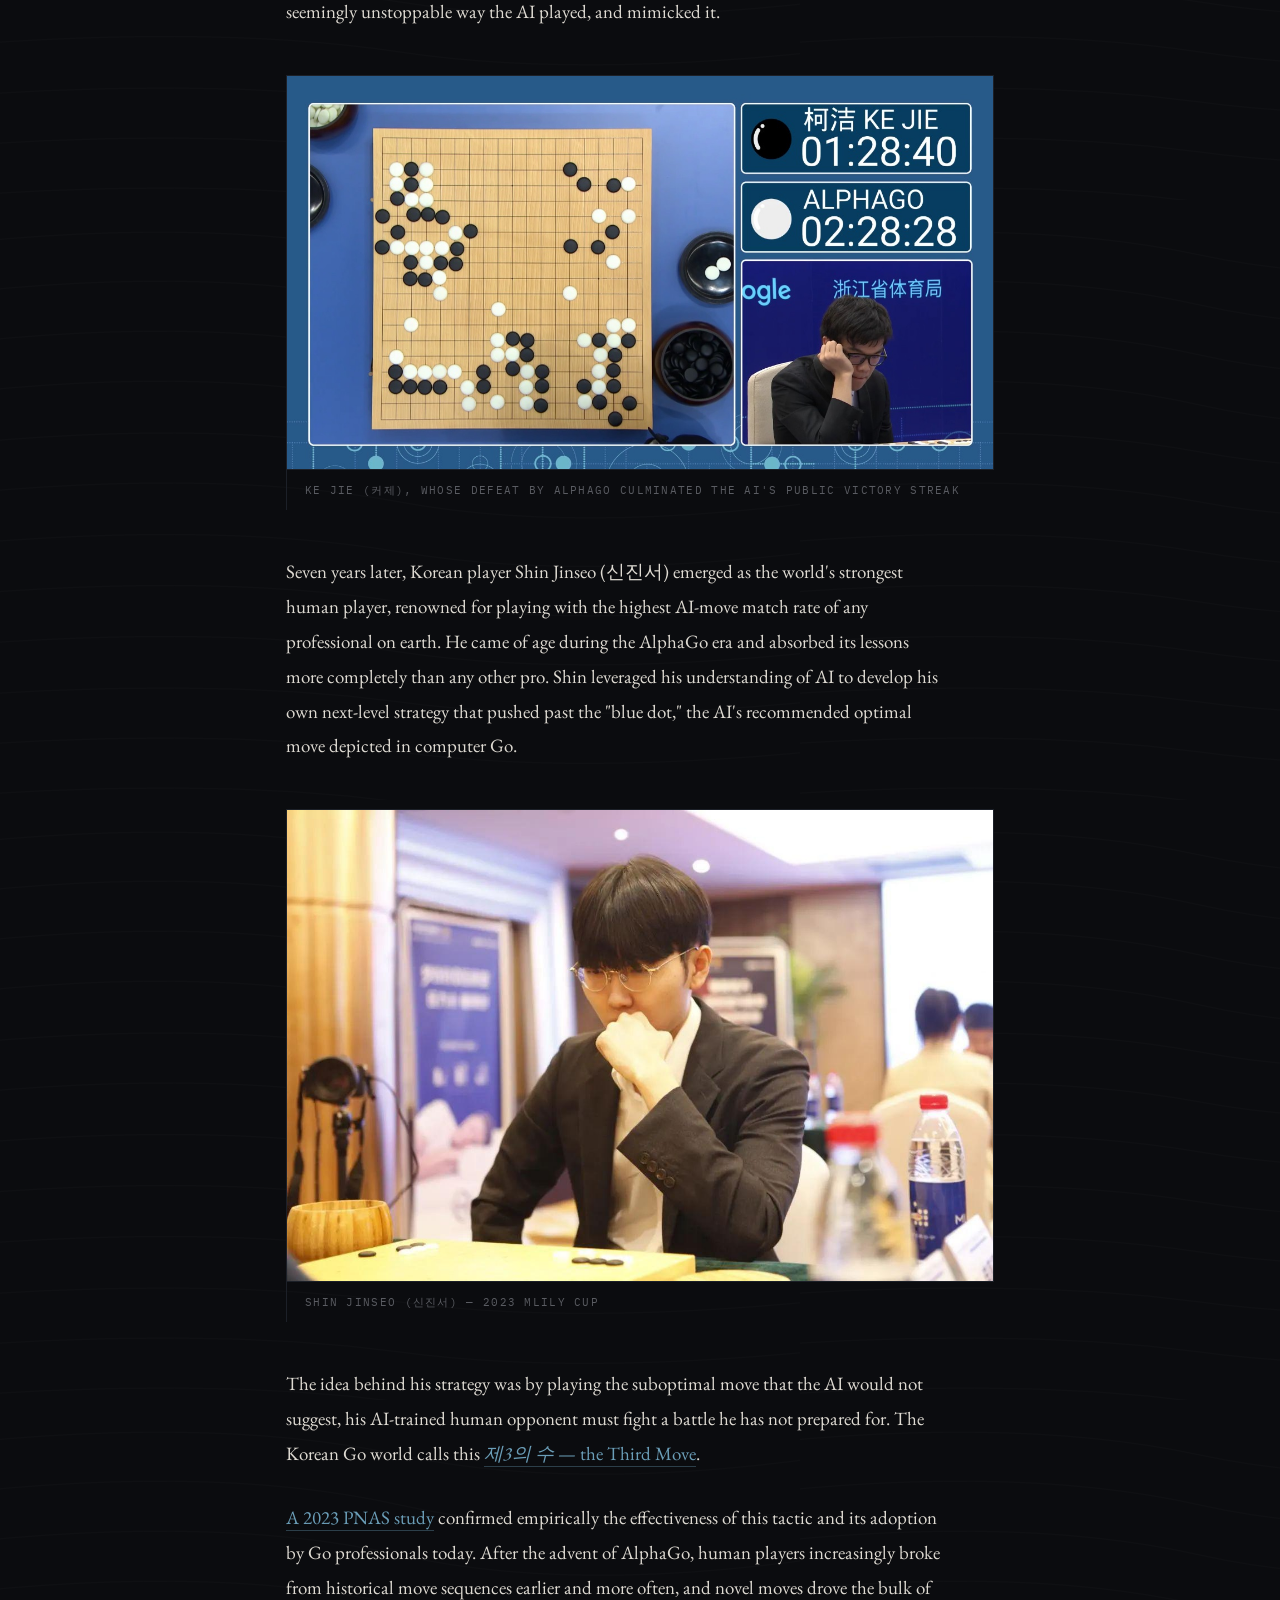
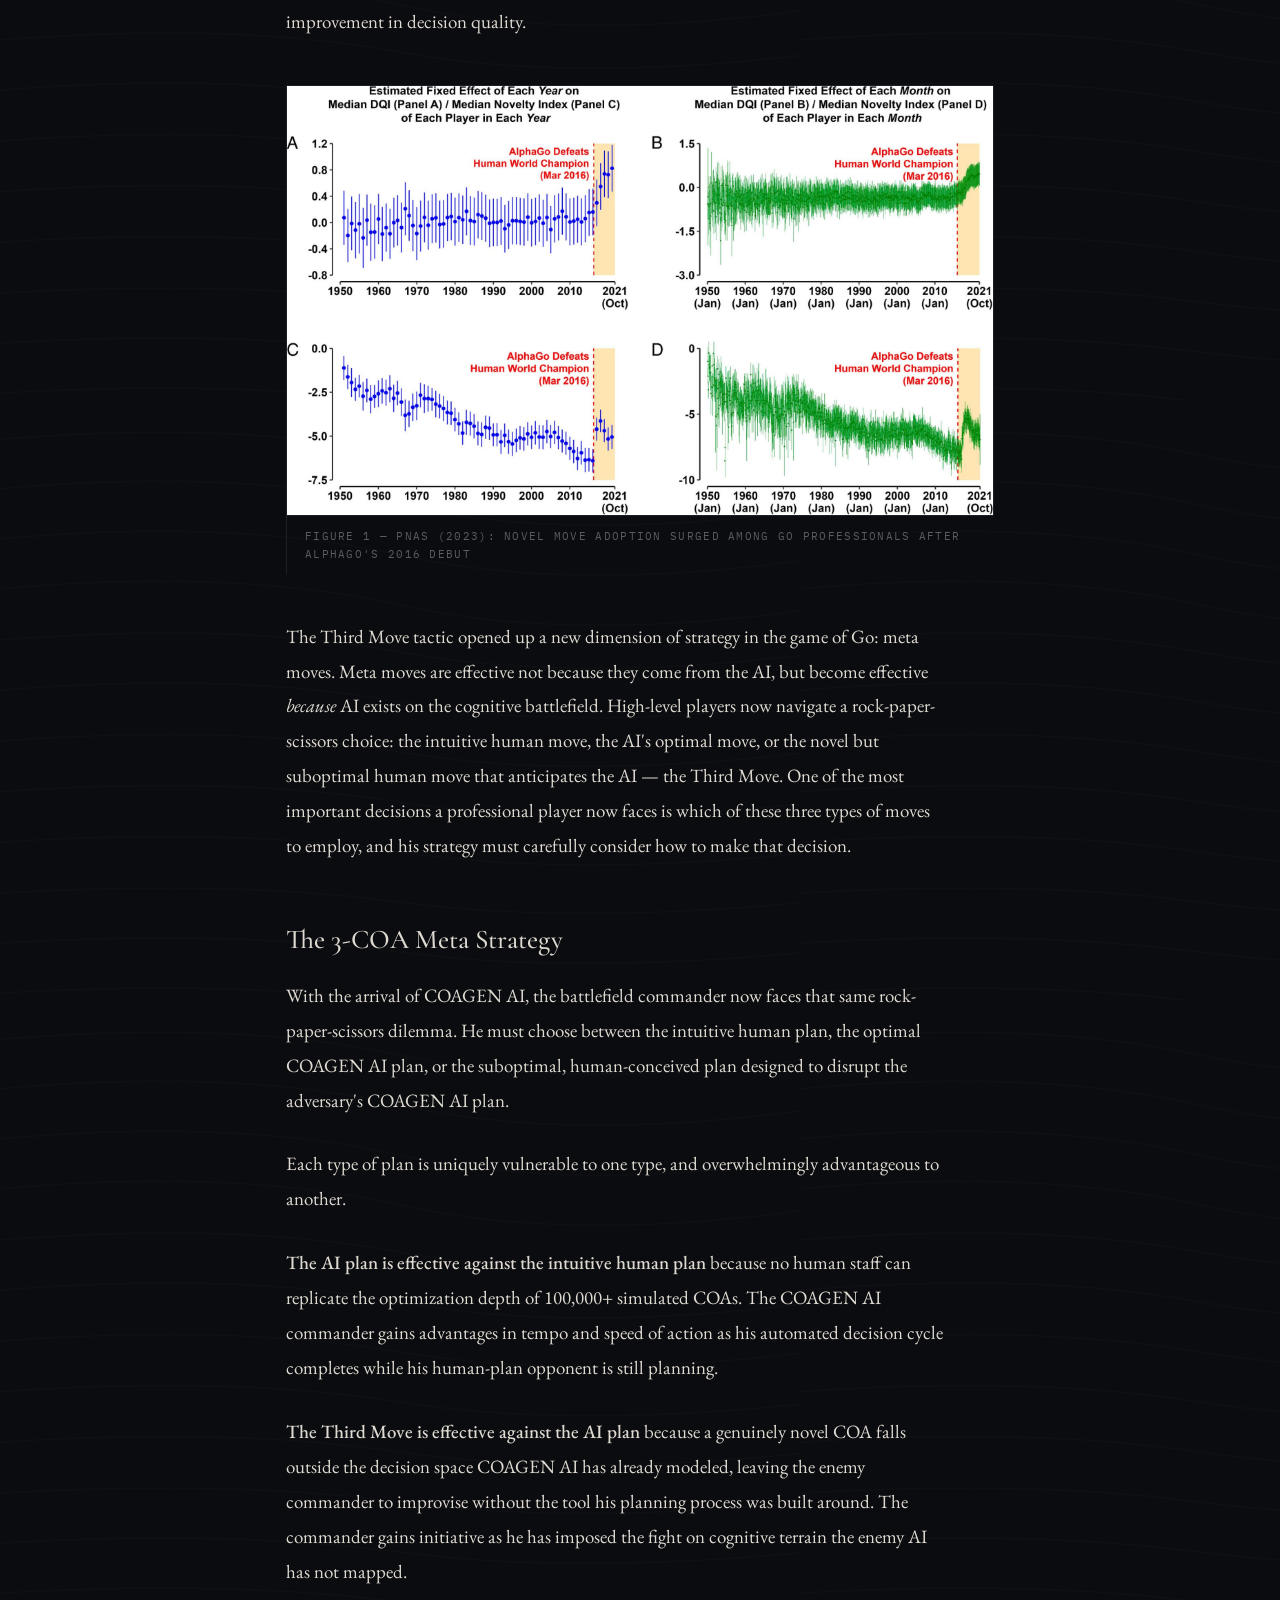
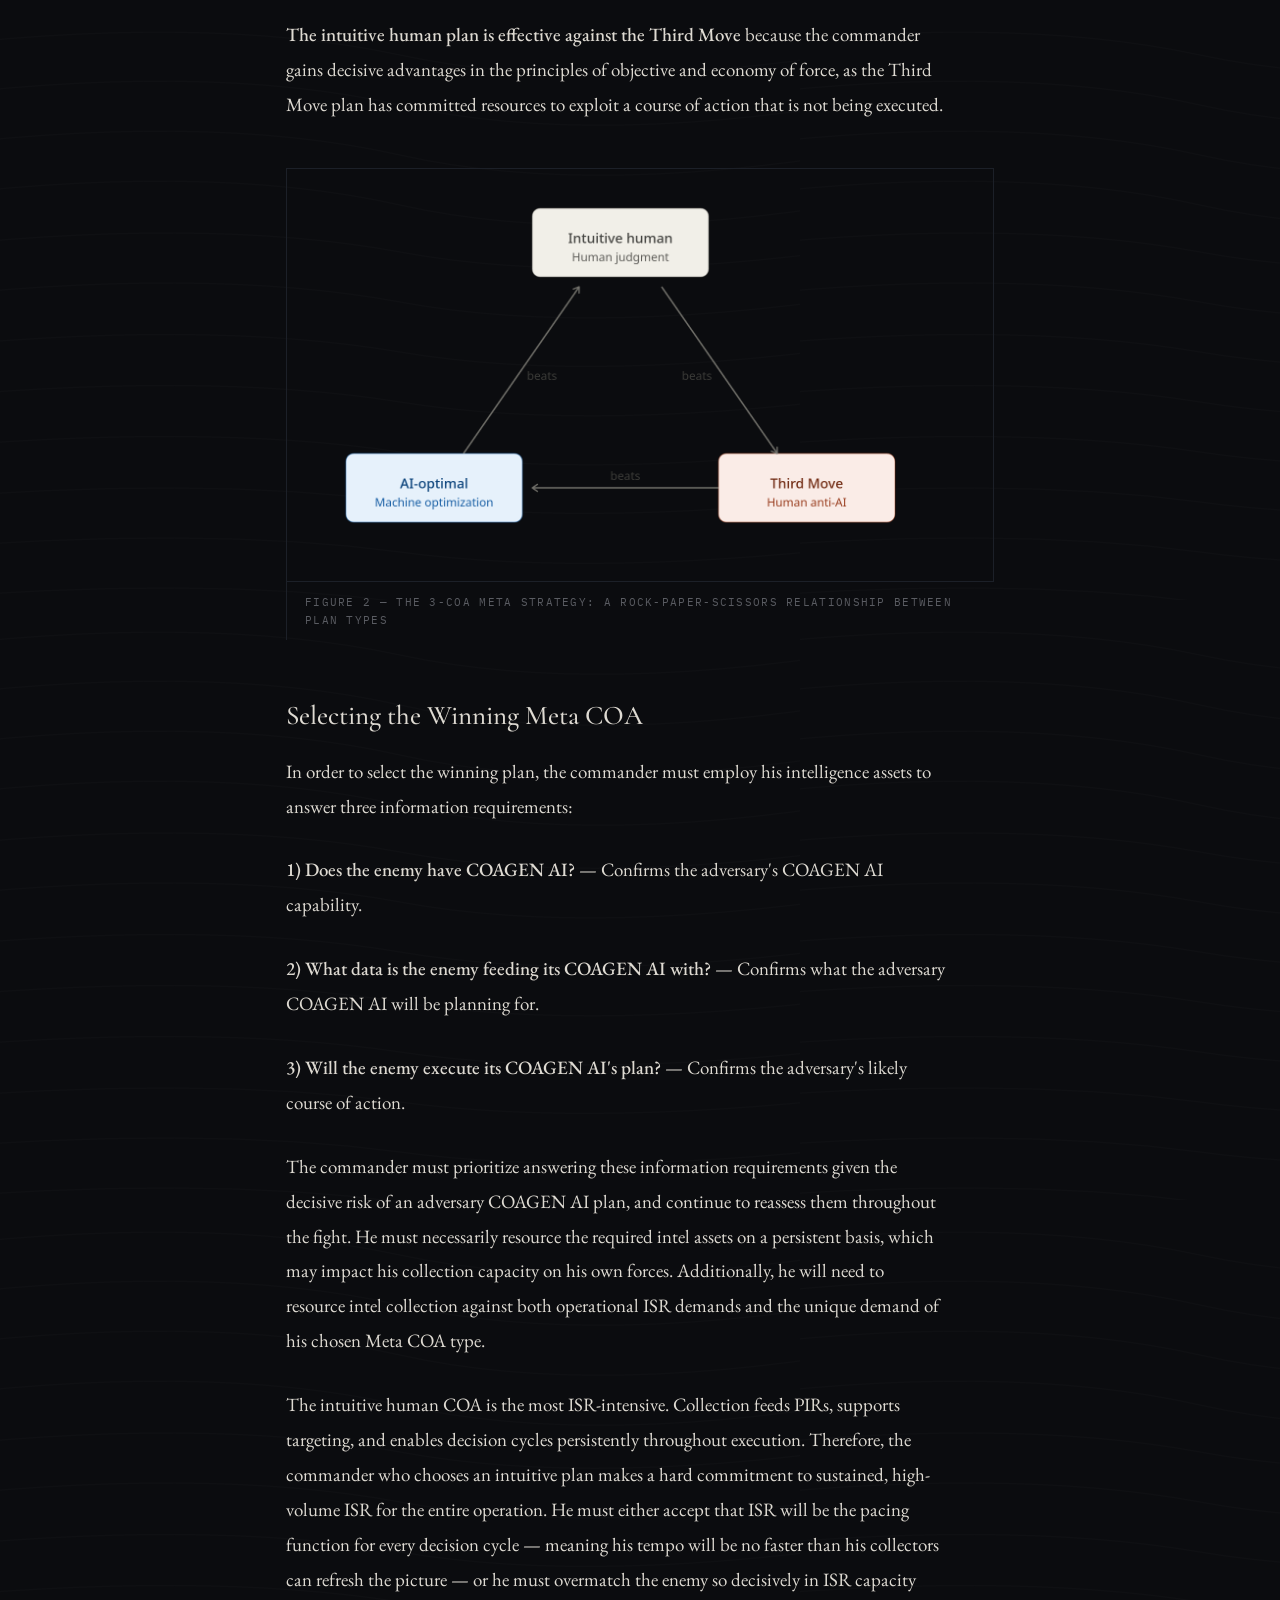
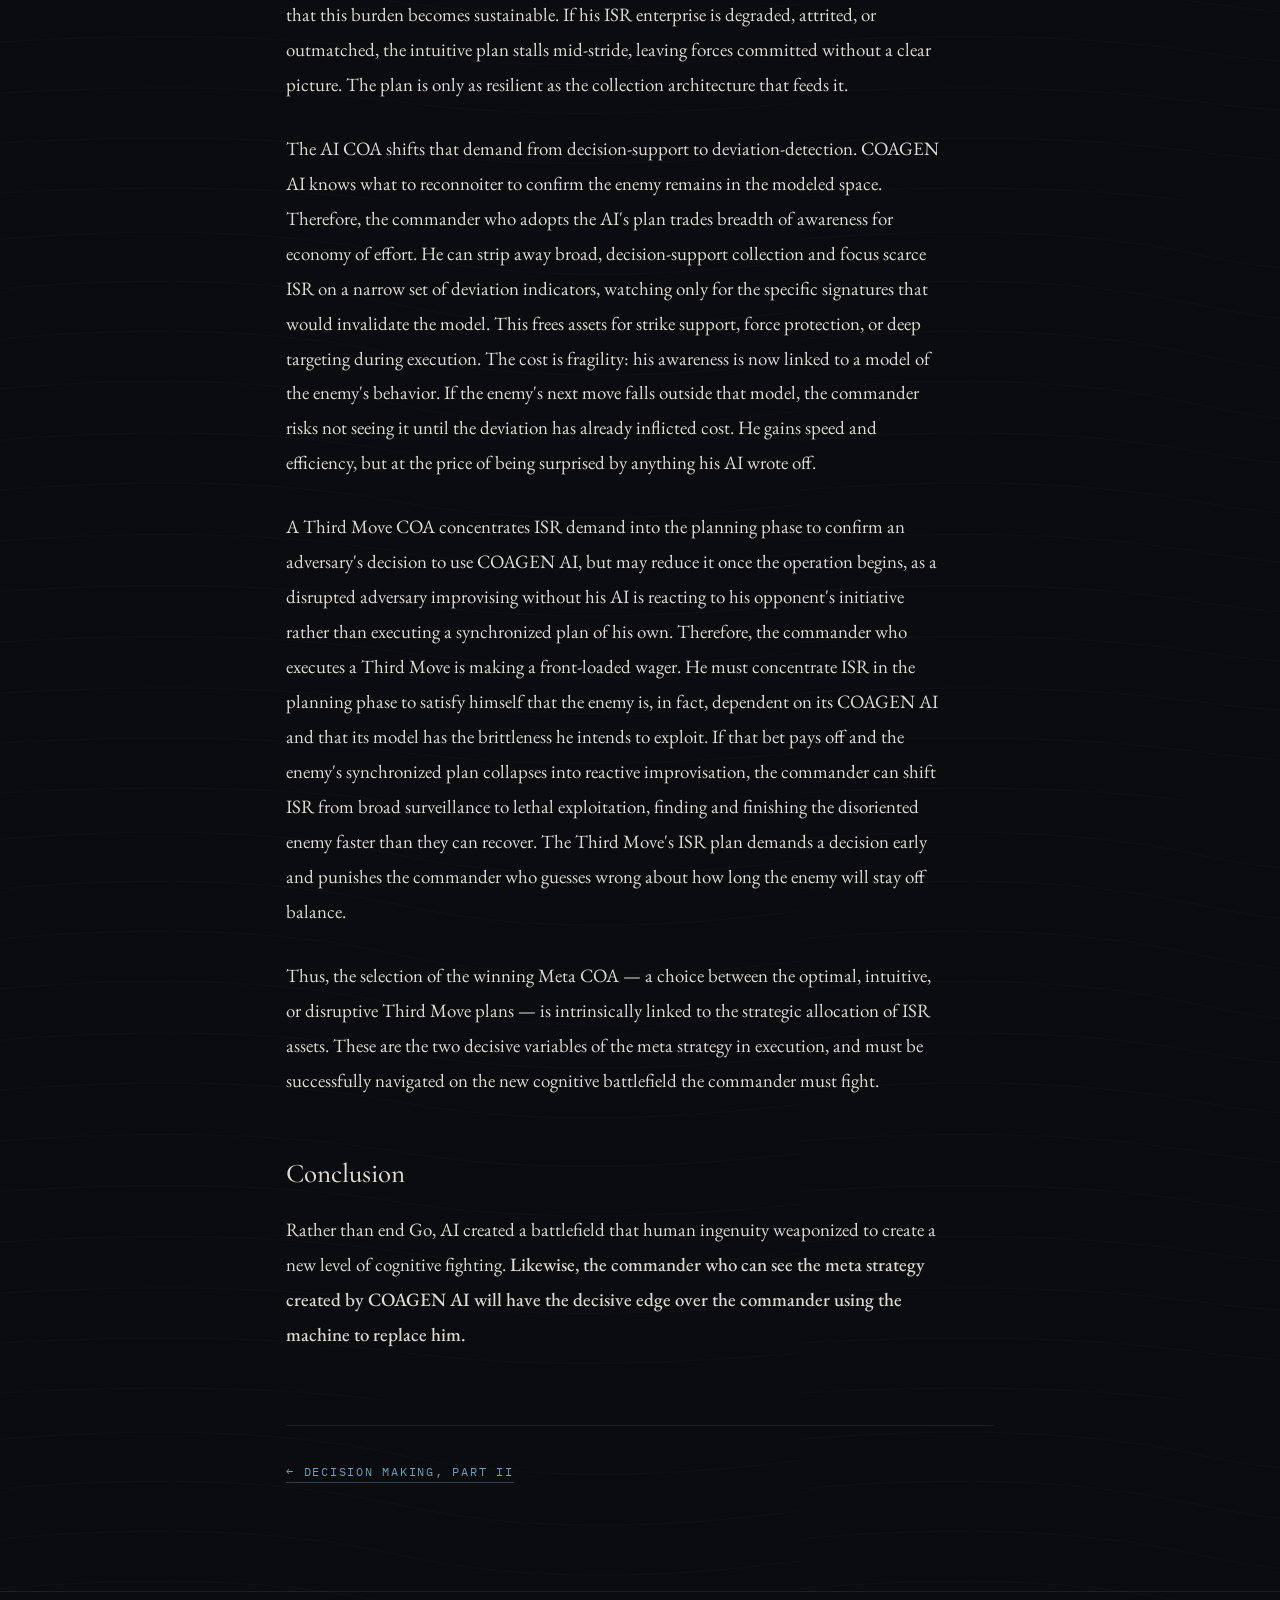
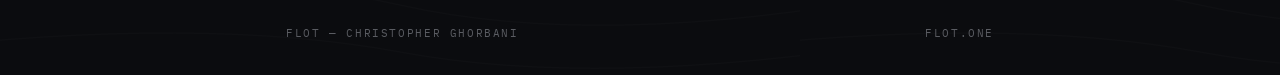
<file: essays/war-planning-coagen.html>
<!DOCTYPE html>
<html lang="en">
<head>
  <meta charset="UTF-8">
  <meta name="viewport" content="width=device-width, initial-scale=1.0">
  <title>War Planning After COAGEN AI — FLOT</title>
  <link rel="stylesheet" href="../style.css">
</head>
<body>

  <nav>
    <div class="container">
      <a class="nav-logo" href="../index.html">FLOT</a>
      <ul class="nav-links">
        <li><a href="../essays.html">Essays</a></li>
        <li><a href="../about.html">About</a></li>
        <li><a href="../contact.html">Contact</a></li>
      </ul>
    </div>
  </nav>

  <main>
    <div class="container">

      <div class="page-header">
        <span class="page-label">Essay &nbsp;·&nbsp; Strategy</span>
        <h1 class="page-title">The Meta Strategy of Automated Planning</h1>
        <p class="essay-subtitle">War Planning After COAGEN AI</p>
      </div>

      <div class="prose">

        <p>Modeled after the artificial intelligence that achieved historic victories in the ancient Chinese game of Go, newly built DARPA AIs — named <a href="https://www.militaryaerospace.com/computers/article/55248133/faster-than-real-time-simulation-and-modeling-for-military-conops" target="_blank" rel="noopener noreferrer">SAFE-SIM</a> and <a href="https://www.darpa.mil/research/programs/scepter-strategic-chaos" target="_blank" rel="noopener noreferrer">SCEPTER</a> — can now generate battle plans at a speed and scale no human staff can match, and there is speculation that the People's Republic of China is not far behind.</p>

        <p>In a world where human war plans compete with AI war plans, the strengths and weaknesses of each create a meta-battle of strategies that the commander must navigate to win on the modern battlefield.</p>

        <h2>The New Era of Algorithmic War</h2>

        <p>SAFE-SIM and SCEPTER are completely different from LLM-AIs like ChatGPT. Modeled after <a href="https://en.wikipedia.org/wiki/AlphaGo" target="_blank" rel="noopener noreferrer">Google DeepMind's AlphaGo AI</a> — widely considered the landmark achievement of AI when it was created in 2016 — the sons of AlphaGo simulate and dynamically test novel battle plans against each other, brute-force processing over 100,000 courses of action an hour autonomously.</p>

        <p>We can call this type of AI Course of Action Generating Artificial Intelligence, or <strong>COAGEN AI</strong>. COAGEN AI is any AI-driven autonomous warfare system that runs vast numbers of high-fidelity wargame simulations and algorithmically picks the strategy most likely to win. When COAGEN AI is available to both adversaries, real world conflict opens to a level of meta strategy that professional Go confronted over ten years ago: knowing which type of plan to execute, and when.</p>

        <h2>How Go Solved It</h2>

        <p>Go may be the most strategically complex board game ever devised, and with more possible positions than atoms in the observable universe, was long considered the last game AI could not master. In 2016, an AI created by Google called AlphaGo <a href="https://www.youtube.com/watch?v=8tq1C8spV_g" target="_blank" rel="noopener noreferrer">publicly defeated</a> the world's most talented Go players in what is still seen today as a landmark in AI development. After Lee Sedol's defeat, the human Go world seemed like it would forever be dominated by the raw strength of AI. Sixty more pros consecutively fell to the next version of AlphaGo shortly after. This culminated in the crushing defeat of China's Ke Jie (커제), then the world's strongest player. Professional Go players naturally took to studying the seemingly unstoppable way the AI played, and mimicked it.</p>

        <div class="figure">
          <img src="img/coagen_1.jpg" alt="Ke Jie vs AlphaGo — match scoreboard showing Ke Jie vs AlphaGo">
          <div class="figure-note">Ke Jie (커제), whose defeat by AlphaGo culminated the AI's public victory streak</div>
        </div>

        <p>Seven years later, Korean player Shin Jinseo (신진서) emerged as the world's strongest human player, renowned for playing with the highest AI-move match rate of any professional on earth. He came of age during the AlphaGo era and absorbed its lessons more completely than any other pro. Shin leveraged his understanding of AI to develop his own next-level strategy that pushed past the "blue dot," the AI's recommended optimal move depicted in computer Go.</p>

        <div class="figure">
          <img src="img/coagen_2.jpg" alt="Shin Jinseo at a Go tournament">
          <div class="figure-note">Shin Jinseo (신진서) — 2023 Mlily Cup</div>
        </div>

        <p>The idea behind his strategy was by playing the suboptimal move that the AI would not suggest, his AI-trained human opponent must fight a battle he has not prepared for. The Korean Go world calls this <a href="https://www.aitimes.com/news/articleView.html?idxno=170780" target="_blank" rel="noopener noreferrer"><em>제3의 수</em> — the Third Move</a>.</p>

        <p><a href="https://www.pnas.org/doi/10.1073/pnas.2214840120" target="_blank" rel="noopener noreferrer">A 2023 PNAS study</a> confirmed empirically the effectiveness of this tactic and its adoption by Go professionals today. After the advent of AlphaGo, human players increasingly broke from historical move sequences earlier and more often, and novel moves drove the bulk of improvement in decision quality.</p>

        <div class="figure">
          <img src="img/coagen_3.jpg" alt="PNAS study chart showing novelty index shift after AlphaGo's victory in 2016">
          <div class="figure-note">Figure 1 — PNAS (2023): novel move adoption surged among Go professionals after AlphaGo's 2016 debut</div>
        </div>

        <p>The Third Move tactic opened up a new dimension of strategy in the game of Go: meta moves. Meta moves are effective not because they come from the AI, but become effective <em>because</em> AI exists on the cognitive battlefield. High-level players now navigate a rock-paper-scissors choice: the intuitive human move, the AI's optimal move, or the novel but suboptimal human move that anticipates the AI — the Third Move. One of the most important decisions a professional player now faces is which of these three types of moves to employ, and his strategy must carefully consider how to make that decision.</p>

        <h2>The 3-COA Meta Strategy</h2>

        <p>With the arrival of COAGEN AI, the battlefield commander now faces that same rock-paper-scissors dilemma. He must choose between the intuitive human plan, the optimal COAGEN AI plan, or the suboptimal, human-conceived plan designed to disrupt the adversary's COAGEN AI plan.</p>

        <p>Each type of plan is uniquely vulnerable to one type, and overwhelmingly advantageous to another.</p>

        <p><strong>The AI plan is effective against the intuitive human plan</strong> because no human staff can replicate the optimization depth of 100,000+ simulated COAs. The COAGEN AI commander gains advantages in tempo and speed of action as his automated decision cycle completes while his human-plan opponent is still planning.</p>

        <p><strong>The Third Move is effective against the AI plan</strong> because a genuinely novel COA falls outside the decision space COAGEN AI has already modeled, leaving the enemy commander to improvise without the tool his planning process was built around. The commander gains initiative as he has imposed the fight on cognitive terrain the enemy AI has not mapped.</p>

        <p><strong>The intuitive human plan is effective against the Third Move</strong> because the commander gains decisive advantages in the principles of objective and economy of force, as the Third Move plan has committed resources to exploit a course of action that is not being executed.</p>

        <div class="figure">
          <img src="img/coagen_4.png" alt="Triangle diagram showing 3-COA meta strategy: Intuitive Human, AI-Optimal, and Third Move — each beats one and loses to one">
          <div class="figure-note">Figure 2 — The 3-COA meta strategy: a rock-paper-scissors relationship between plan types</div>
        </div>

        <h2>Selecting the Winning Meta COA</h2>

        <p>In order to select the winning plan, the commander must employ his intelligence assets to answer three information requirements:</p>

        <p><strong>1) Does the enemy have COAGEN AI?</strong> — Confirms the adversary's COAGEN AI capability.</p>

        <p><strong>2) What data is the enemy feeding its COAGEN AI with?</strong> — Confirms what the adversary COAGEN AI will be planning for.</p>

        <p><strong>3) Will the enemy execute its COAGEN AI's plan?</strong> — Confirms the adversary's likely course of action.</p>

        <p>The commander must prioritize answering these information requirements given the decisive risk of an adversary COAGEN AI plan, and continue to reassess them throughout the fight. He must necessarily resource the required intel assets on a persistent basis, which may impact his collection capacity on his own forces. Additionally, he will need to resource intel collection against both operational ISR demands and the unique demand of his chosen Meta COA type.</p>

        <p>The intuitive human COA is the most ISR-intensive. Collection feeds PIRs, supports targeting, and enables decision cycles persistently throughout execution. Therefore, the commander who chooses an intuitive plan makes a hard commitment to sustained, high-volume ISR for the entire operation. He must either accept that ISR will be the pacing function for every decision cycle — meaning his tempo will be no faster than his collectors can refresh the picture — or he must overmatch the enemy so decisively in ISR capacity that this burden becomes sustainable. If his ISR enterprise is degraded, attrited, or outmatched, the intuitive plan stalls mid-stride, leaving forces committed without a clear picture. The plan is only as resilient as the collection architecture that feeds it.</p>

        <p>The AI COA shifts that demand from decision-support to deviation-detection. COAGEN AI knows what to reconnoiter to confirm the enemy remains in the modeled space. Therefore, the commander who adopts the AI's plan trades breadth of awareness for economy of effort. He can strip away broad, decision-support collection and focus scarce ISR on a narrow set of deviation indicators, watching only for the specific signatures that would invalidate the model. This frees assets for strike support, force protection, or deep targeting during execution. The cost is fragility: his awareness is now linked to a model of the enemy's behavior. If the enemy's next move falls outside that model, the commander risks not seeing it until the deviation has already inflicted cost. He gains speed and efficiency, but at the price of being surprised by anything his AI wrote off.</p>

        <p>A Third Move COA concentrates ISR demand into the planning phase to confirm an adversary's decision to use COAGEN AI, but may reduce it once the operation begins, as a disrupted adversary improvising without his AI is reacting to his opponent's initiative rather than executing a synchronized plan of his own. Therefore, the commander who executes a Third Move is making a front-loaded wager. He must concentrate ISR in the planning phase to satisfy himself that the enemy is, in fact, dependent on its COAGEN AI and that its model has the brittleness he intends to exploit. If that bet pays off and the enemy's synchronized plan collapses into reactive improvisation, the commander can shift ISR from broad surveillance to lethal exploitation, finding and finishing the disoriented enemy faster than they can recover. The Third Move's ISR plan demands a decision early and punishes the commander who guesses wrong about how long the enemy will stay off balance.</p>

        <p>Thus, the selection of the winning Meta COA — a choice between the optimal, intuitive, or disruptive Third Move plans — is intrinsically linked to the strategic allocation of ISR assets. These are the two decisive variables of the meta strategy in execution, and must be successfully navigated on the new cognitive battlefield the commander must fight.</p>

        <h2>Conclusion</h2>

        <p>Rather than end Go, AI created a battlefield that human ingenuity weaponized to create a new level of cognitive fighting. <strong>Likewise, the commander who can see the meta strategy created by COAGEN AI will have the decisive edge over the commander using the machine to replace him.</strong></p>

        <div class="essay-nav">
          <a class="essay-nav-link" href="decision-making-part-2.html">&larr; Decision Making, Part II</a>
          <span></span>
        </div>

      </div>

    </div>
  </main>

  <footer>
    <div class="container">
      <span class="footer-text">FLOT &mdash; Christopher Ghorbani</span>
      <span class="footer-text">flot.one</span>
    </div>
  </footer>

</body>
</html>
</file>
<file: style.css>
@import url('https://fonts.googleapis.com/css2?family=Cormorant+Garamond:ital,wght@0,400;0,500;0,600;1,400;1,500&family=EB+Garamond:ital,wght@0,400;0,500;1,400&family=IBM+Plex+Mono:wght@400;500&display=swap');

/* ── Variables ── */
:root {
  --bg:      #0b0c0f;
  --surface: #111318;
  --border:  #1c2028;
  --text:    #dedad2;
  --muted:   #5a5c62;
  --accent:  #6b9eb8;
  --mono:    'IBM Plex Mono', monospace;
  --serif:   'EB Garamond', Georgia, serif;
  --display: 'Cormorant Garamond', Georgia, serif;
}

/* ── Reset ── */
*, *::before, *::after { box-sizing: border-box; margin: 0; padding: 0; }
html { font-size: 18px; scroll-behavior: smooth; }

/* ── Topographic texture ── */
body {
  background-color: var(--bg);
  background-image: url("data:image/svg+xml,%3Csvg xmlns='http://www.w3.org/2000/svg' width='800' height='600'%3E%3Cg fill='none' stroke='%23ffffff' stroke-width='0.4' opacity='0.04'%3E%3Cpath d='M-100,150 Q200,110 400,155 T900,145'/%3E%3Cpath d='M-100,200 Q200,160 400,205 T900,195'/%3E%3Cpath d='M-100,250 Q200,215 400,252 T900,242'/%3E%3Cpath d='M-100,300 Q200,265 400,302 T900,290'/%3E%3Cpath d='M-100,350 Q200,318 400,352 T900,340'/%3E%3Cpath d='M-100,400 Q200,370 400,402 T900,392'/%3E%3Cpath d='M-100,450 Q200,422 400,452 T900,442'/%3E%3Cpath d='M-100,500 Q200,475 400,502 T900,492'/%3E%3Cpath d='M-100,100 Q200,60 400,105 T900,95'/%3E%3Cpath d='M-100,50 Q200,12 400,55 T900,45'/%3E%3Cpath d='M-100,550 Q200,525 400,552 T900,542'/%3E%3Cpath d='M-100,600 Q200,575 400,602 T900,592'/%3E%3C/g%3E%3C/svg%3E");
  background-size: 800px 600px;
  background-repeat: repeat;
  color: var(--text);
  font-family: var(--serif);
  min-height: 100vh;
  line-height: 1.7;
}

/* ── Layout ── */
.container {
  max-width: 780px;
  margin: 0 auto;
  padding: 0 2rem;
}

/* ── Navigation ── */
nav {
  padding: 2.2rem 0 2rem;
  border-bottom: 1px solid var(--border);
}

nav .container {
  display: flex;
  align-items: baseline;
  justify-content: space-between;
}

.nav-logo {
  font-family: var(--mono);
  font-size: 0.75rem;
  letter-spacing: 0.2em;
  text-transform: uppercase;
  color: var(--accent);
  text-decoration: none;
}

.nav-links {
  display: flex;
  gap: 2.5rem;
  list-style: none;
}

.nav-links a {
  font-family: var(--mono);
  font-size: 0.7rem;
  letter-spacing: 0.15em;
  text-transform: uppercase;
  color: var(--muted);
  text-decoration: none;
  transition: color 0.2s;
}

.nav-links a:hover,
.nav-links a.active {
  color: var(--text);
}

/* ── Main content ── */
main {
  padding: 5rem 0 6rem;
}

/* ── Home: hero ── */
.hero {
  margin-bottom: 5rem;
}

.hero-label {
  font-family: var(--mono);
  font-size: 0.65rem;
  letter-spacing: 0.25em;
  text-transform: uppercase;
  color: var(--accent);
  margin-bottom: 1.5rem;
  display: block;
}

.hero-tagline {
  margin-bottom: 1.8rem;
  font-family: var(--serif);
  font-size: 0.95rem;
  font-style: italic;
  line-height: 1.6;
  color: var(--muted);
  max-width: 580px;
}

.hero-line {
  font-family: var(--display);
  font-size: 2.6rem;
  font-weight: 500;
  line-height: 1.25;
  color: var(--text);
  max-width: 680px;
}

.hero-line em {
  font-style: italic;
  color: var(--accent);
}

.hero-sub {
  margin-top: 1.8rem;
  font-family: var(--serif);
  font-size: 1rem;
  line-height: 1.8;
  color: var(--muted);
  max-width: 580px;
}

/* ── Capabilities ── */
.capabilities-label {
  font-family: var(--mono);
  font-size: 0.65rem;
  letter-spacing: 0.25em;
  text-transform: uppercase;
  color: var(--muted);
  margin-bottom: 2rem;
  display: block;
}

.capabilities {
  margin-bottom: 5rem;
}

.capability {
  border-top: 1px solid var(--border);
}

.capability:last-child {
  border-bottom: 1px solid var(--border);
}

.capability-header {
  display: flex;
  justify-content: space-between;
  align-items: baseline;
  padding: 1.8rem 0;
  cursor: pointer;
  list-style: none;
  user-select: none;
  gap: 1rem;
}

.capability-header::-webkit-details-marker { display: none; }

.capability-header:hover .capability-title {
  color: var(--accent);
}

.capability-title {
  font-family: var(--display);
  font-size: 1.45rem;
  font-weight: 500;
  color: var(--text);
  line-height: 1.3;
  transition: color 0.2s;
}

.capability[open] .capability-title {
  color: var(--accent);
}

.capability-toggle {
  font-family: var(--mono);
  font-size: 0.75rem;
  color: var(--accent);
  flex-shrink: 0;
}

.capability-toggle::before { content: '+'; }
.capability[open] .capability-toggle::before { content: '−'; }

.capability-body {
  font-family: var(--serif);
  font-size: 1rem;
  line-height: 1.8;
  color: var(--muted);
  max-width: 580px;
  padding-bottom: 1.8rem;
}

/* ── Essay cards ── */
.essays-label {
  font-family: var(--mono);
  font-size: 0.65rem;
  letter-spacing: 0.25em;
  text-transform: uppercase;
  color: var(--muted);
  margin-bottom: 2rem;
  display: block;
}

.essays {
  display: flex;
  flex-direction: column;
  gap: 0;
}

.essay-card {
  display: block;
  padding: 1.8rem 0;
  border-top: 1px solid var(--border);
  text-decoration: none;
  color: inherit;
  transition: border-color 0.2s;
}

.essay-card:last-child {
  border-bottom: 1px solid var(--border);
}

.essay-card:hover {
  border-color: var(--accent);
}

.essay-card:hover .essay-title {
  color: var(--accent);
}

.essay-meta {
  font-family: var(--mono);
  font-size: 0.62rem;
  letter-spacing: 0.18em;
  text-transform: uppercase;
  color: var(--muted);
  margin-bottom: 0.5rem;
}

.essay-title {
  font-family: var(--display);
  font-size: 1.45rem;
  font-weight: 500;
  color: var(--text);
  line-height: 1.3;
  transition: color 0.2s;
}

.essay-arrow {
  display: inline-block;
  margin-top: 0.6rem;
  font-family: var(--mono);
  font-size: 0.65rem;
  letter-spacing: 0.1em;
  color: var(--accent);
  opacity: 0;
  transform: translateX(-4px);
  transition: opacity 0.2s, transform 0.2s;
}

.essay-card:hover .essay-arrow {
  opacity: 1;
  transform: translateX(0);
}

.engage {
  border-top: 1px solid var(--border);
  padding: 2.8rem 0 3rem;
}

.engage-text {
  font-family: var(--serif);
  font-size: 1rem;
  font-style: italic;
  line-height: 1.8;
  color: var(--muted);
  max-width: 580px;
}

.engage-link {
  color: var(--accent) !important;
  text-decoration: none;
  white-space: nowrap;
  margin-left: 0.4em;
  transition: color 0.2s;
}

.engage-link:hover { color: var(--text) !important; }

.essays-more {
  text-align: right;
  padding-top: 1.8rem;
}

.essays-more-link {
  font-family: var(--mono);
  font-size: 0.65rem;
  letter-spacing: 0.15em;
  text-transform: uppercase;
  color: var(--accent);
  text-decoration: none;
  transition: color 0.2s;
}

.essays-more-link:hover { color: var(--text); }

/* ── About page ── */
.page-header {
  margin-bottom: 3.5rem;
}

.page-label {
  font-family: var(--mono);
  font-size: 0.65rem;
  letter-spacing: 0.25em;
  text-transform: uppercase;
  color: var(--accent);
  margin-bottom: 1.2rem;
  display: block;
}

.page-title.coming-soon {
  font-family: var(--mono);
  font-size: 0.75rem;
  font-weight: 400;
  letter-spacing: 0.3em;
  text-transform: uppercase;
  color: var(--muted);
}

.page-title {
  font-family: var(--display);
  font-size: 2.2rem;
  font-weight: 500;
  color: var(--text);
  line-height: 1.2;
}

.prose p {
  font-size: 1.05rem;
  line-height: 1.85;
  color: var(--text);
  margin-bottom: 1.6rem;
  max-width: 660px;
}

.prose p:last-child {
  margin-bottom: 0;
}

.prose strong {
  font-weight: 500;
  color: var(--text);
}

/* ── Prose links ── */
.prose a {
  color: var(--accent);
  text-decoration: none;
  border-bottom: 1px solid color-mix(in srgb, var(--accent) 35%, transparent);
  transition: border-color 0.2s;
}
.prose a:hover {
  border-bottom-color: var(--accent);
}

/* ── Figures ── */
.figure {
  margin: 2.5rem 0;
}
.figure img {
  width: 100%;
  height: auto;
  display: block;
  border: 1px solid var(--border);
}
.figure .figure-note {
  margin-top: 0;
  border-top: none;
}

/* ── Essay pages ── */
.essay-subtitle {
  font-family: var(--serif);
  font-size: 1.05rem;
  font-style: italic;
  color: var(--muted);
  margin-top: 1rem;
  line-height: 1.7;
  max-width: 620px;
}

.prose h2 {
  font-family: var(--display);
  font-size: 1.5rem;
  font-weight: 500;
  color: var(--text);
  margin-top: 3.2rem;
  margin-bottom: 1.2rem;
  line-height: 1.3;
}

.prose h3 {
  font-family: var(--mono);
  font-size: 0.68rem;
  letter-spacing: 0.2em;
  text-transform: uppercase;
  color: var(--accent);
  margin-top: 2.4rem;
  margin-bottom: 1rem;
}

.figure-note {
  font-family: var(--mono);
  font-size: 0.6rem;
  letter-spacing: 0.12em;
  text-transform: uppercase;
  color: var(--muted);
  border-left: 1px solid var(--border);
  padding: 0.6rem 1rem;
  margin: 2rem 0;
}

.essay-nav {
  margin-top: 4rem;
  padding-top: 2rem;
  border-top: 1px solid var(--border);
  display: flex;
  justify-content: space-between;
  align-items: center;
}

.essay-nav-link {
  font-family: var(--mono);
  font-size: 0.65rem;
  letter-spacing: 0.15em;
  text-transform: uppercase;
  color: var(--accent);
  text-decoration: none;
  transition: color 0.2s;
}

.essay-nav-link:hover { color: var(--text); }

/* ── Contact page ── */
.contact-info {
  display: flex;
  flex-direction: column;
  gap: 1.4rem;
}

.contact-item {
  display: block;
  text-decoration: none;
  transition: color 0.2s;
}

.contact-name-link {
  font-family: var(--display);
  font-size: 1.8rem;
  font-weight: 500;
  color: var(--text);
}

.contact-name-link:hover { color: var(--accent); }

.contact-linkedin {
  font-family: var(--mono);
  font-size: 0.65rem;
  letter-spacing: 0.2em;
  text-transform: uppercase;
  color: var(--accent) !important;
}

.contact-linkedin:hover { color: var(--text) !important; }

.contact-name {
  font-family: var(--mono);
  font-size: 0.7rem;
  letter-spacing: 0.2em;
  text-transform: uppercase;
  color: var(--muted);
  margin-bottom: 3rem;
  display: block;
}

.contact-form {
  display: flex;
  flex-direction: column;
  gap: 1.6rem;
  max-width: 520px;
}

.form-group {
  display: flex;
  flex-direction: column;
  gap: 0.45rem;
}

.form-group label {
  font-family: var(--mono);
  font-size: 0.62rem;
  letter-spacing: 0.2em;
  text-transform: uppercase;
  color: var(--muted);
}

.form-group input,
.form-group textarea {
  background: transparent;
  border: none;
  border-bottom: 1px solid var(--border);
  color: var(--text);
  font-family: var(--serif);
  font-size: 1rem;
  padding: 0.5rem 0;
  outline: none;
  transition: border-color 0.2s;
  width: 100%;
}

.form-group input:focus,
.form-group textarea:focus {
  border-bottom-color: var(--accent);
}

.form-group textarea {
  resize: none;
  height: 100px;
  line-height: 1.6;
}

.form-group input::placeholder,
.form-group textarea::placeholder {
  color: var(--muted);
  opacity: 0.5;
}

.form-submit {
  margin-top: 0.5rem;
  align-self: flex-start;
}

.btn {
  font-family: var(--mono);
  font-size: 0.65rem;
  letter-spacing: 0.2em;
  text-transform: uppercase;
  color: var(--accent);
  background: transparent;
  border: 1px solid var(--accent);
  padding: 0.7rem 1.6rem;
  cursor: pointer;
  transition: background 0.2s, color 0.2s;
}

.btn:hover {
  background: var(--accent);
  color: var(--bg);
}

/* ── Mobile ── */
@media (max-width: 600px) {
  html { font-size: 16px; }

  nav .container {
    flex-direction: column;
    gap: 1.2rem;
    align-items: flex-start;
  }

  .nav-links { gap: 1.6rem; }

  main { padding: 3rem 0 4rem; }

  .hero { margin-bottom: 3rem; }

  .hero-line { font-size: 1.9rem; }

  .page-title { font-size: 1.7rem; }

  footer .container {
    flex-direction: column;
    gap: 0.4rem;
  }

  .essay-title { font-size: 1.25rem; }

  .contact-form { max-width: 100%; }
}

/* ── Desktop spacing ── */
@media (min-width: 601px) {
  .hero { margin-bottom: 3.5rem; }
  .capabilities-label { margin-bottom: 3rem; }
  .capability-body { padding-bottom: 3rem; }
  .engage { padding-bottom: 5rem; }
  .essays-label { margin-top: 0; }
}

/* ── Footer ── */
footer {
  border-top: 1px solid var(--border);
  padding: 1.8rem 0;
}

footer .container {
  display: flex;
  justify-content: space-between;
  align-items: center;
}

.footer-text {
  font-family: var(--mono);
  font-size: 0.6rem;
  letter-spacing: 0.15em;
  text-transform: uppercase;
  color: var(--muted);
}
</file>
